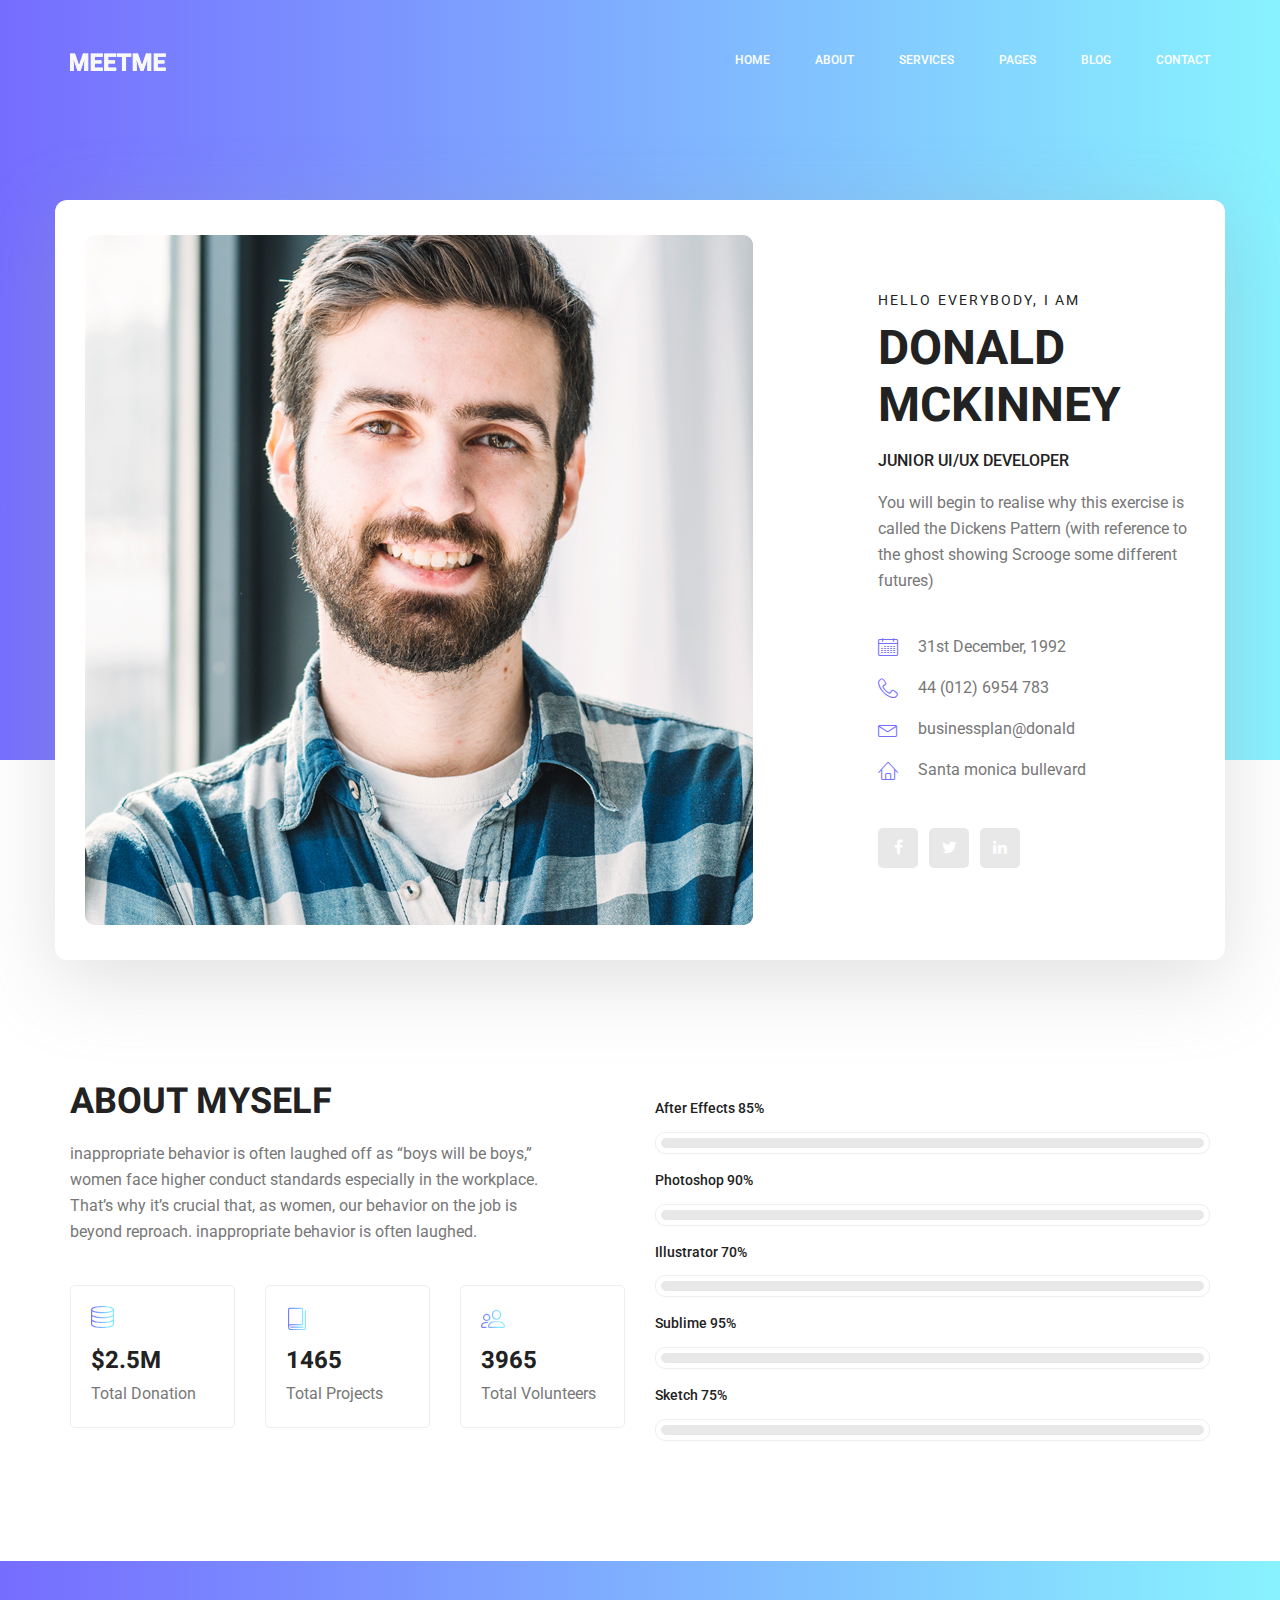
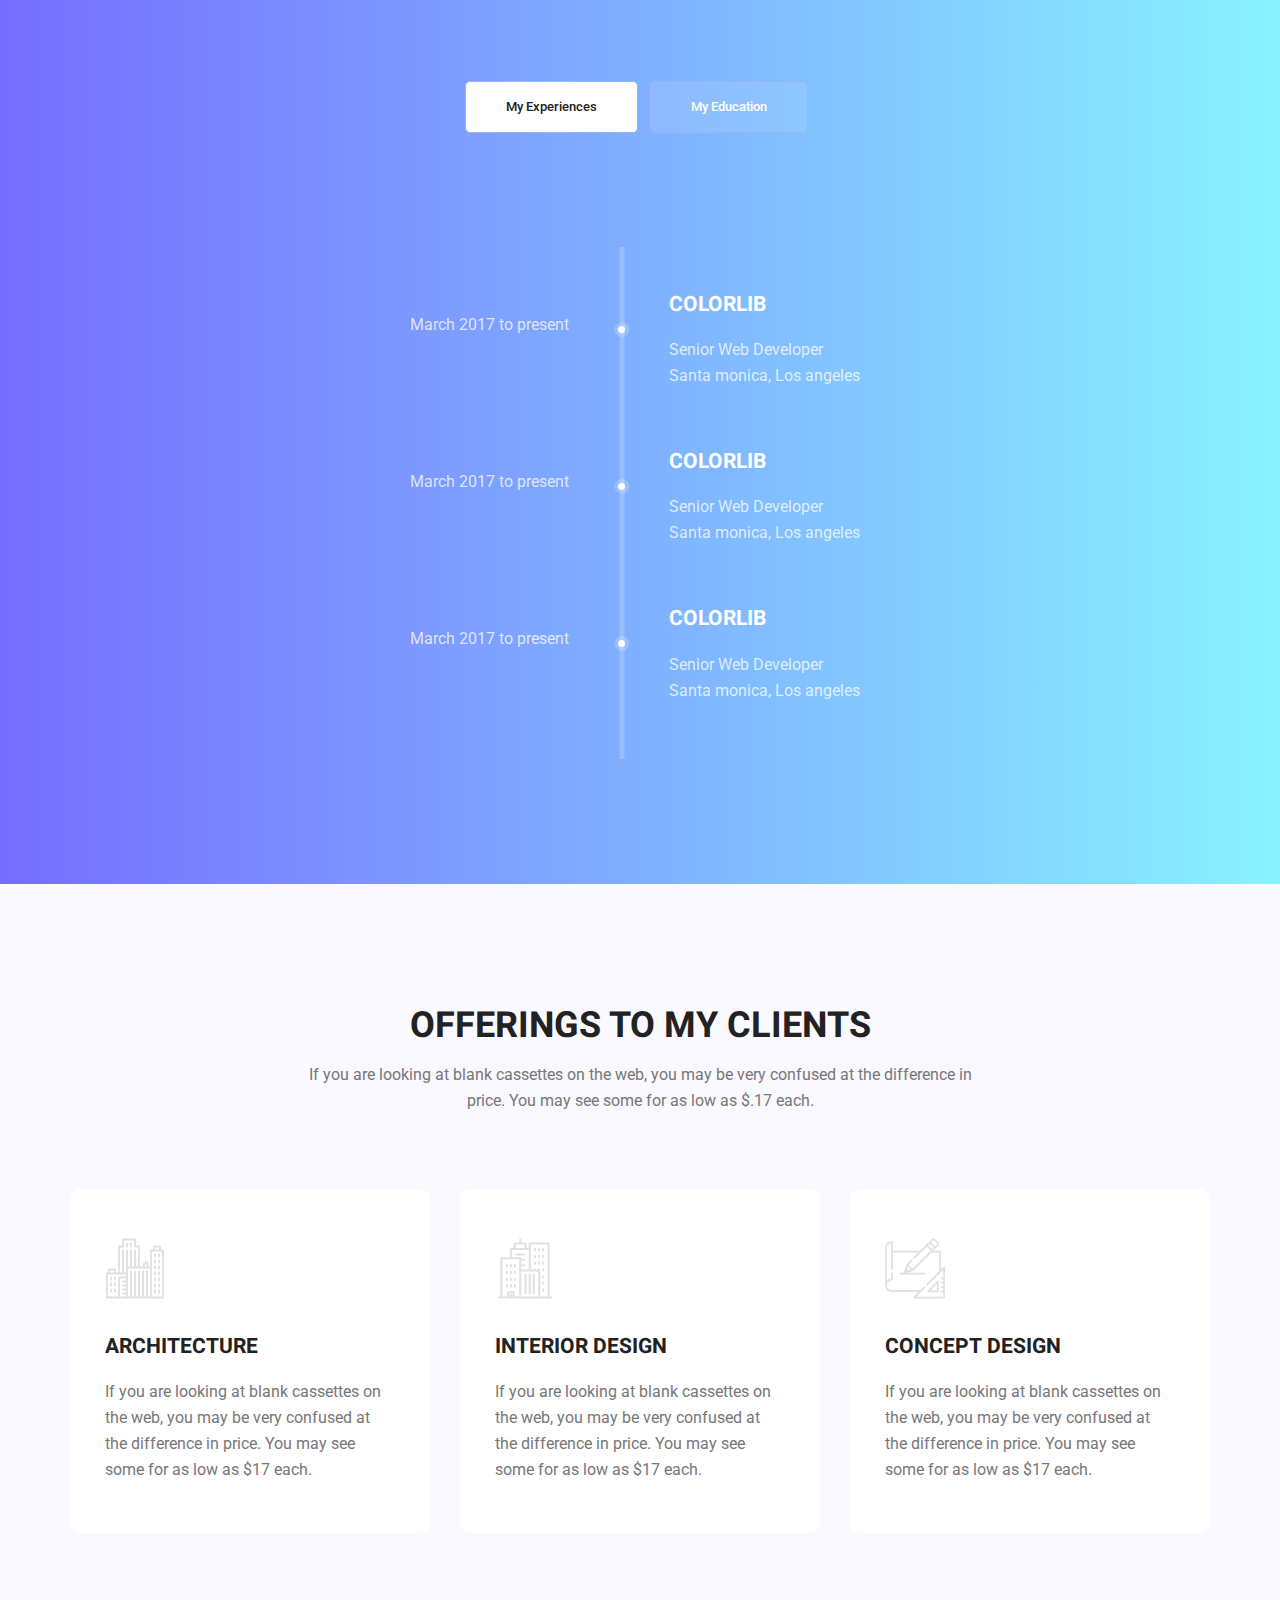
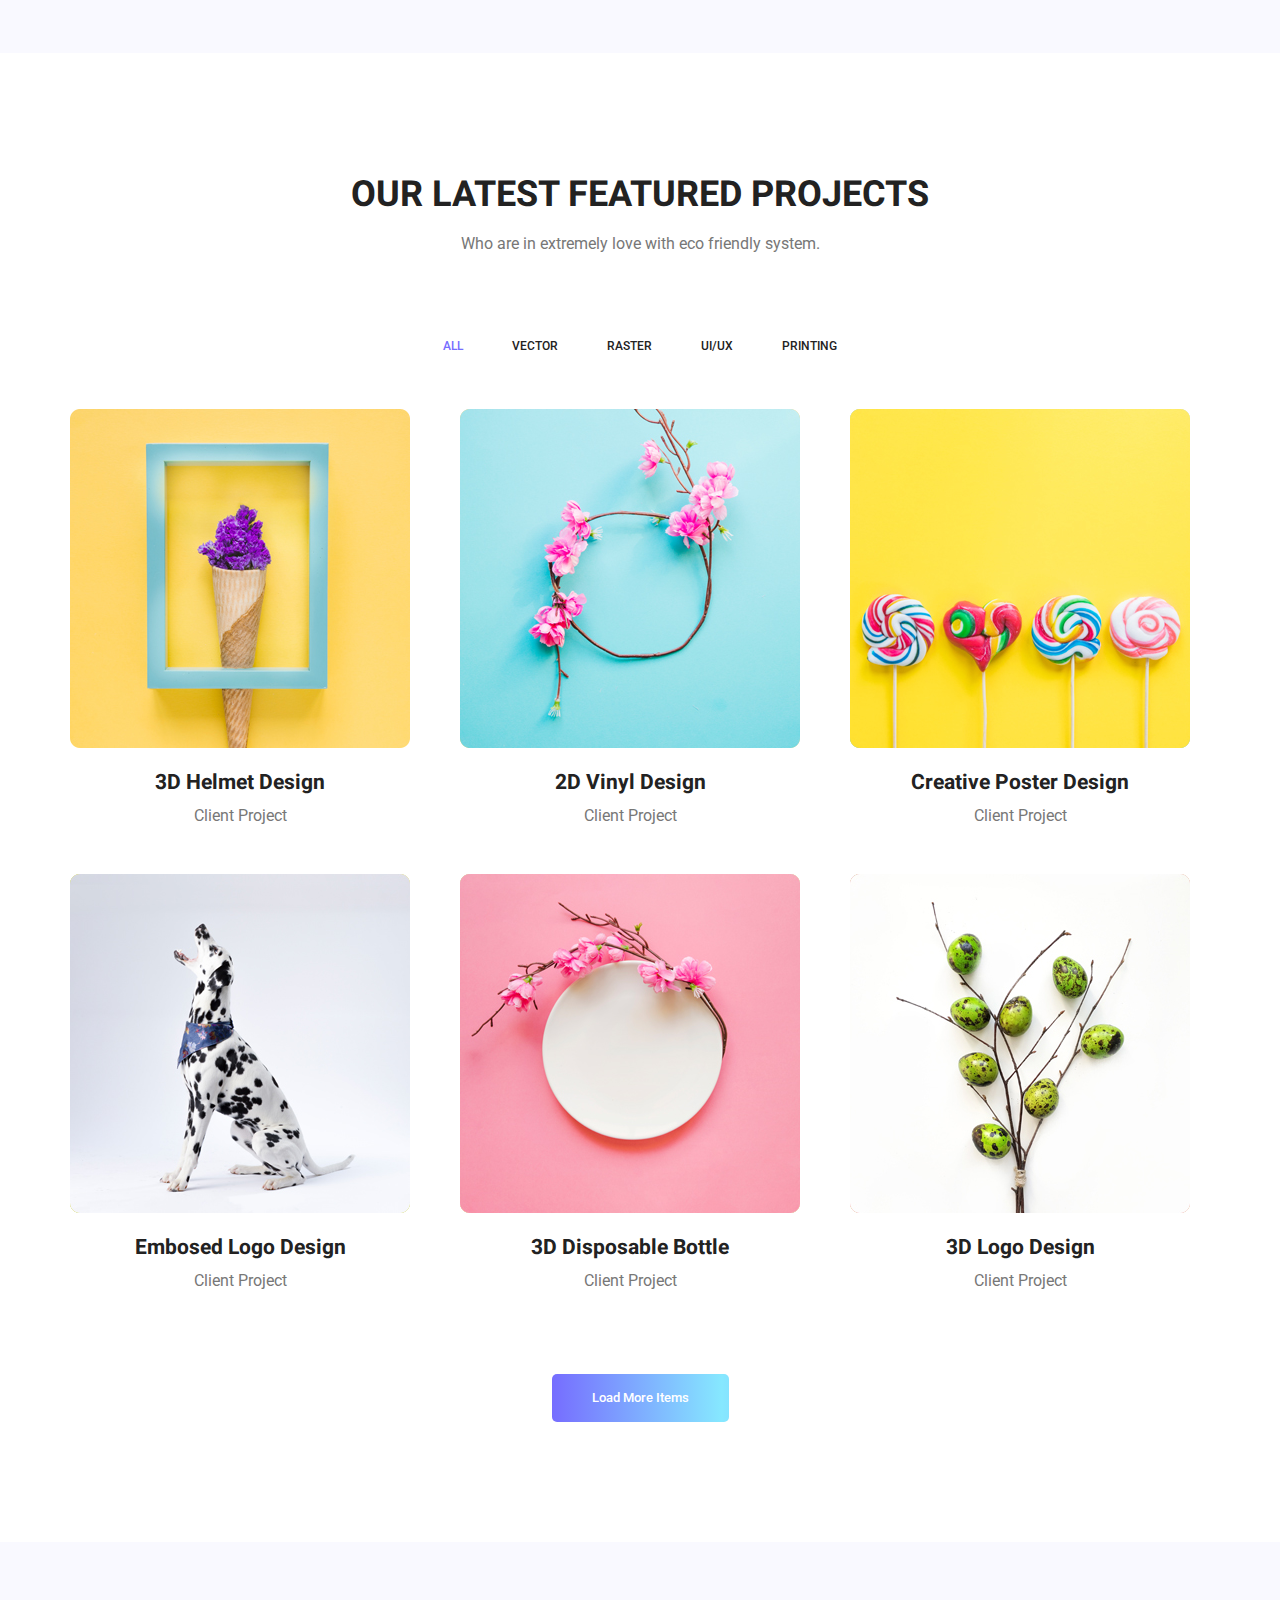
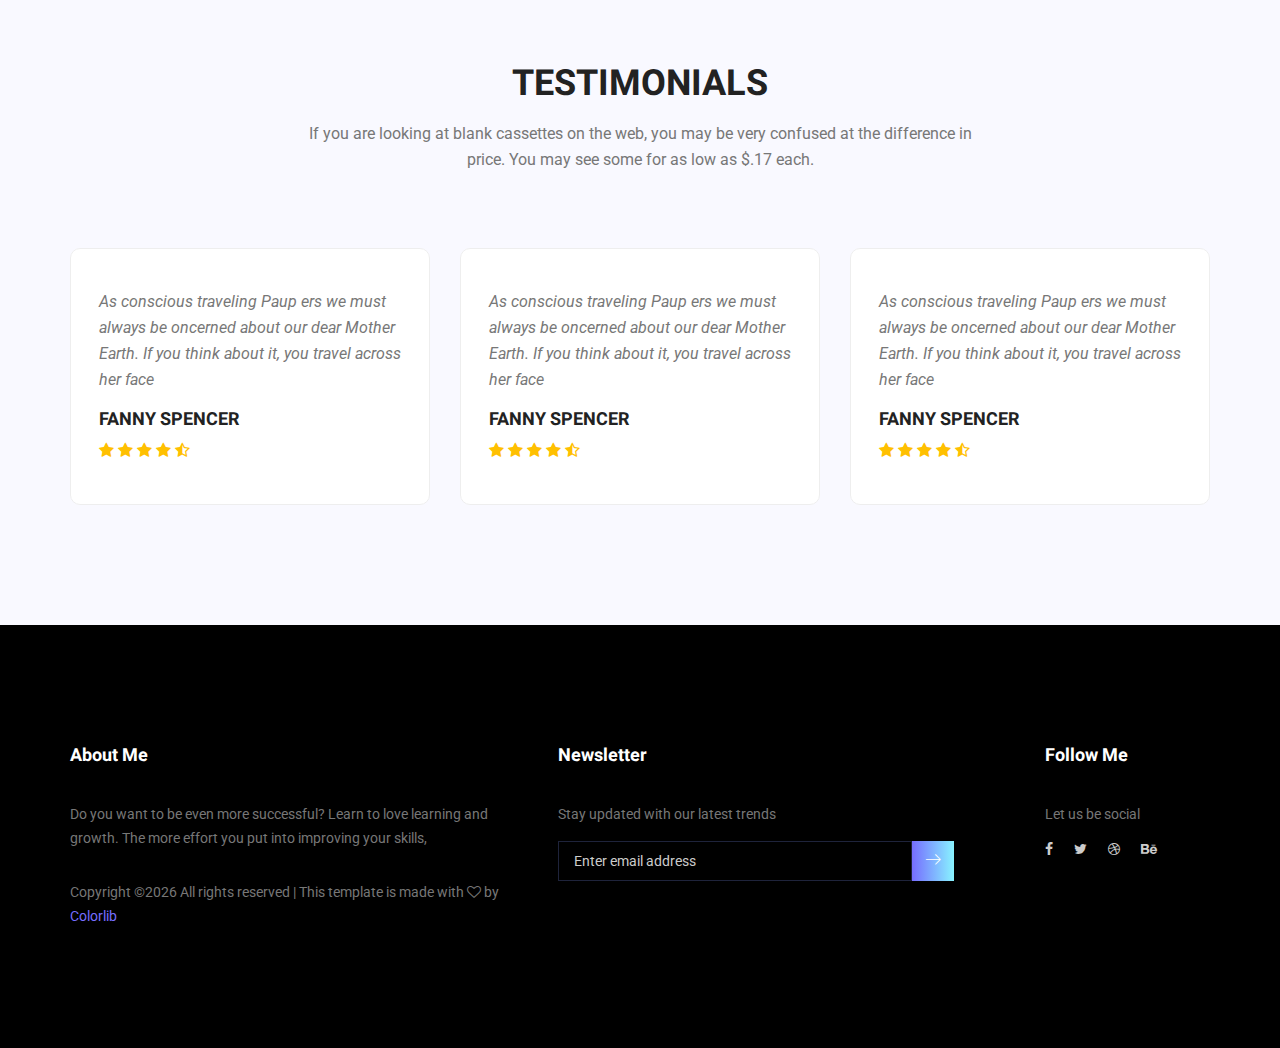
<file: meetme/index.html>
<!doctype html>
<html lang="en">
    <head>
        <!-- Required meta tags -->
        <meta charset="utf-8">
        <meta name="viewport" content="width=device-width, initial-scale=1, shrink-to-fit=no">
        <link rel="icon" href="img/favicon.png" type="image/png">
        <title>MeetMe Personal</title>
        <!-- Bootstrap CSS -->
        <link rel="stylesheet" href="css/bootstrap.css">
        <link rel="stylesheet" href="vendors/linericon/style.css">
        <link rel="stylesheet" href="css/font-awesome.min.css">
        <link rel="stylesheet" href="vendors/owl-carousel/owl.carousel.min.css">
        <link rel="stylesheet" href="vendors/lightbox/simpleLightbox.css">
        <link rel="stylesheet" href="vendors/nice-select/css/nice-select.css">
        <link rel="stylesheet" href="vendors/animate-css/animate.css">
        <link rel="stylesheet" href="vendors/popup/magnific-popup.css">
        <link rel="stylesheet" href="vendors/flaticon/flaticon.css">
        <!-- main css -->
        <link rel="stylesheet" href="css/style.css">
        <link rel="stylesheet" href="css/responsive.css">
    </head>
    <body>
        
        <!--================Header Menu Area =================-->
        <header class="header_area">
            <div class="main_menu">
            	<nav class="navbar navbar-expand-lg navbar-light">
					<div class="container box_1620">
						<!-- Brand and toggle get grouped for better mobile display -->
						<a class="navbar-brand logo_h" href="index.html"><img src="img/logo.png" alt=""></a>
						<button class="navbar-toggler" type="button" data-toggle="collapse" data-target="#navbarSupportedContent" aria-controls="navbarSupportedContent" aria-expanded="false" aria-label="Toggle navigation">
							<span class="icon-bar"></span>
							<span class="icon-bar"></span>
							<span class="icon-bar"></span>
						</button>
						<!-- Collect the nav links, forms, and other content for toggling -->
						<div class="collapse navbar-collapse offset" id="navbarSupportedContent">
							<ul class="nav navbar-nav menu_nav ml-auto">
								<li class="nav-item active"><a class="nav-link" href="index.html">Home</a></li> 
								<li class="nav-item"><a class="nav-link" href="about-us.html">About</a></li> 
								<li class="nav-item"><a class="nav-link" href="services.html">Services</a></li> 
								<li class="nav-item submenu dropdown">
									<a href="#" class="nav-link dropdown-toggle" data-toggle="dropdown" role="button" aria-haspopup="true" aria-expanded="false">Pages</a>
									<ul class="dropdown-menu">
										<li class="nav-item"><a class="nav-link" href="portfolio.html">Portfolio</a></li>
										<li class="nav-item"><a class="nav-link" href="elements.html">Elements</a></li>
									</ul>
								</li> 
								<li class="nav-item submenu dropdown">
									<a href="#" class="nav-link dropdown-toggle" data-toggle="dropdown" role="button" aria-haspopup="true" aria-expanded="false">Blog</a>
									<ul class="dropdown-menu">
										<li class="nav-item"><a class="nav-link" href="blog.html">Blog</a></li>
										<li class="nav-item"><a class="nav-link" href="single-blog.html">Blog Details</a></li>
									</ul>
								</li> 
								<li class="nav-item"><a class="nav-link" href="contact.html">Contact</a></li>
							</ul>
						</div> 
					</div>
            	</nav>
            </div>
        </header>
        <!--================Header Menu Area =================-->
        
        <!--================Home Banner Area =================-->
        <section class="home_banner_area">
           	<div class="container box_1620">
           		<div class="banner_inner d-flex align-items-center">
					<div class="banner_content">
						<div class="media">
							<div class="d-flex">
								<img src="img/personal.jpg" alt="">
							</div>
							<div class="media-body">
								<div class="personal_text">
									<h6>Hello Everybody, i am</h6>
									<h3>Donald McKinney</h3>
									<h4>Junior UI/UX Developer</h4>
									<p>You will begin to realise why this exercise is called the Dickens Pattern (with reference to the ghost showing Scrooge some different futures)</p>
									<ul class="list basic_info">
										<li><a href="#"><i class="lnr lnr-calendar-full"></i> 31st December, 1992</a></li>
										<li><a href="#"><i class="lnr lnr-phone-handset"></i> 44 (012) 6954 783</a></li>
										<li><a href="#"><i class="lnr lnr-envelope"></i> businessplan@donald</a></li>
										<li><a href="#"><i class="lnr lnr-home"></i> Santa monica bullevard</a></li>
									</ul>
									<ul class="list personal_social">
										<li><a href="#"><i class="fa fa-facebook"></i></a></li>
										<li><a href="#"><i class="fa fa-twitter"></i></a></li>
										<li><a href="#"><i class="fa fa-linkedin"></i></a></li>
									</ul>
								</div>
							</div>
						</div>
					</div>
				</div>
            </div>
        </section>
        <!--================End Home Banner Area =================-->
        
        <!--================Welcome Area =================-->
        <section class="welcome_area p_120">
        	<div class="container">
        		<div class="row welcome_inner">
        			<div class="col-lg-6">
        				<div class="welcome_text">
        					<h4>About Myself</h4>
        					<p>inappropriate behavior is often laughed off as “boys will be boys,” women face higher conduct standards especially in the workplace. That’s why it’s crucial that, as women, our behavior on the job is beyond reproach. inappropriate behavior is often laughed.</p>
        					<div class="row">
        						<div class="col-md-4">
        							<div class="wel_item">
        								<i class="lnr lnr-database"></i>
        								<h4>$2.5M</h4>
        								<p>Total Donation</p>
        							</div>
        						</div>
        						<div class="col-md-4">
        							<div class="wel_item">
        								<i class="lnr lnr-book"></i>
        								<h4>1465</h4>
        								<p>Total Projects</p>
        							</div>
        						</div>
        						<div class="col-md-4">
        							<div class="wel_item">
        								<i class="lnr lnr-users"></i>
        								<h4>3965</h4>
        								<p>Total Volunteers</p>
        							</div>
        						</div>
        					</div>
        				</div>
        			</div>
        			<div class="col-lg-6">
        				<div class="tools_expert">
        					<div class="skill_main">
								<div class="skill_item">
									<h4>After Effects <span class="counter">85</span>%</h4>
									<div class="progress_br">
										<div class="progress">
											<div class="progress-bar" role="progressbar" aria-valuenow="85" aria-valuemin="0" aria-valuemax="100"></div>
										</div>
									</div>
								</div>
								<div class="skill_item">
									<h4>Photoshop <span class="counter">90</span>%</h4>
									<div class="progress_br">
										<div class="progress">
											<div class="progress-bar" role="progressbar" aria-valuenow="90" aria-valuemin="0" aria-valuemax="100"></div>
										</div>
									</div>
								</div>
								<div class="skill_item">
									<h4>Illustrator <span class="counter">70</span>%</h4>
									<div class="progress_br">
										<div class="progress">
											<div class="progress-bar" role="progressbar" aria-valuenow="70" aria-valuemin="0" aria-valuemax="100"></div>
										</div>
									</div>
								</div>
								<div class="skill_item">
									<h4>Sublime <span class="counter">95</span>%</h4>
									<div class="progress_br">
										<div class="progress">
											<div class="progress-bar" role="progressbar" aria-valuenow="95" aria-valuemin="0" aria-valuemax="100"></div>
										</div>
									</div>
								</div>
								<div class="skill_item">
									<h4>Sketch <span class="counter">75</span>%</h4>
									<div class="progress_br">
										<div class="progress">
											<div class="progress-bar" role="progressbar" aria-valuenow="75" aria-valuemin="0" aria-valuemax="100"></div>
										</div>
									</div>
								</div>
							</div>
        				</div>
        			</div>
        		</div>
        	</div>
        </section>
        <!--================End Welcome Area =================-->
        
        <!--================My Tabs Area =================-->
        <section class="mytabs_area p_120">
        	<div class="container">
        		<div class="tabs_inner">
					<ul class="nav nav-tabs" id="myTab" role="tablist">
						<li class="nav-item">
							<a class="nav-link active" id="home-tab" data-toggle="tab" href="#home" role="tab" aria-controls="home" aria-selected="true">My Experiences</a>
						</li>
						<li class="nav-item">
							<a class="nav-link" id="profile-tab" data-toggle="tab" href="#profile" role="tab" aria-controls="profile" aria-selected="false">My Education</a>
						</li>
					</ul>
					<div class="tab-content" id="myTabContent">
						<div class="tab-pane fade show active" id="home" role="tabpanel" aria-labelledby="home-tab">
							<ul class="list">
								<li>
									<span></span>
									<div class="media">
										<div class="d-flex">
											<p>March 2017 to present</p>
										</div>
										<div class="media-body">
											<h4>Colorlib</h4>
											<p>Senior Web Developer <br />Santa monica, Los angeles</p>
										</div>
									</div>
								</li>
								<li>
									<span></span>
									<div class="media">
										<div class="d-flex">
											<p>March 2017 to present</p>
										</div>
										<div class="media-body">
											<h4>Colorlib</h4>
											<p>Senior Web Developer <br />Santa monica, Los angeles</p>
										</div>
									</div>
								</li>
								<li>
								<span></span>
									<div class="media">
										<div class="d-flex">
											<p>March 2017 to present</p>
										</div>
										<div class="media-body">
											<h4>Colorlib</h4>
											<p>Senior Web Developer <br />Santa monica, Los angeles</p>
										</div>
									</div>
								</li>
							</ul>
						</div>
						<div class="tab-pane fade" id="profile" role="tabpanel" aria-labelledby="profile-tab">
							<ul class="list">
								<li>
									<span></span>
									<div class="media">
										<div class="d-flex">
											<p>March 2017 to present</p>
										</div>
										<div class="media-body">
											<h4>Colorlib</h4>
											<p>Senior Web Developer <br />Santa monica, Los angeles</p>
										</div>
									</div>
								</li>
								<li>
									<span></span>
									<div class="media">
										<div class="d-flex">
											<p>March 2017 to present</p>
										</div>
										<div class="media-body">
											<h4>Colorlib</h4>
											<p>Senior Web Developer <br />Santa monica, Los angeles</p>
										</div>
									</div>
								</li>
								<li>
								<span></span>
									<div class="media">
										<div class="d-flex">
											<p>March 2017 to present</p>
										</div>
										<div class="media-body">
											<h4>Colorlib</h4>
											<p>Senior Web Developer <br />Santa monica, Los angeles</p>
										</div>
									</div>
								</li>
							</ul>
						</div>
					</div>
        		</div>
        	</div>
        </section>
        <!--================End My Tabs Area =================-->
        
        <!--================Feature Area =================-->
        <section class="feature_area p_120">
        	<div class="container">
        		<div class="main_title">
        			<h2>offerings to my clients</h2>
        			<p>If you are looking at blank cassettes on the web, you may be very confused at the difference in price. You may see some for as low as $.17 each.</p>
        		</div>
        		<div class="feature_inner row">
        			<div class="col-lg-4 col-md-6">
        				<div class="feature_item">
        					<i class="flaticon-city"></i>
        					<h4>Architecture</h4>
        					<p>If you are looking at blank cassettes on the web, you may be very confused at the difference in price. You may see some for as low as $17 each.</p>
        				</div>
        			</div>
        			<div class="col-lg-4 col-md-6">
        				<div class="feature_item">
        					<i class="flaticon-skyline"></i>
        					<h4>Interior Design</h4>
        					<p>If you are looking at blank cassettes on the web, you may be very confused at the difference in price. You may see some for as low as $17 each.</p>
        				</div>
        			</div>
        			<div class="col-lg-4 col-md-6">
        				<div class="feature_item">
        					<i class="flaticon-sketch"></i>
        					<h4>Concept Design</h4>
        					<p>If you are looking at blank cassettes on the web, you may be very confused at the difference in price. You may see some for as low as $17 each.</p>
        				</div>
        			</div>
        		</div>
        	</div>
        </section>
        <!--================End Feature Area =================-->
        
        <!--================Home Gallery Area =================-->
        <section class="home_gallery_area p_120">
        	<div class="container">
        		<div class="main_title">
        			<h2>Our Latest Featured Projects</h2>
        			<p>Who are in extremely love with eco friendly system.</p>
        		</div>
        		<div class="isotope_fillter">
        			<ul class="gallery_filter list">
						<li class="active" data-filter="*"><a href="#">All</a></li>
						<li data-filter=".brand"><a href="#">Vector</a></li>
						<li data-filter=".manipul"><a href="#">Raster</a></li>
						<li data-filter=".creative"><a href="#">UI/UX</a></li>
						<li data-filter=".design"><a href="#">Printing</a></li>
					</ul>
        		</div>
        	</div>
        	<div class="container">
        		<div class="gallery_f_inner row imageGallery1">
        			<div class="col-lg-4 col-md-4 col-sm-6 brand manipul design print">
        				<div class="h_gallery_item">
        					<div class="g_img_item">
        						<img class="img-fluid" src="img/gallery/project-1.jpg" alt="">
        						<a class="light" href="img/gallery/project-1.jpg"><img src="img/gallery/icon.png" alt=""></a>
        					</div>
        					<div class="g_item_text">
        						<h4>3D Helmet Design</h4>
        						<p>Client Project</p>
        					</div>
        				</div>
        			</div>
        			<div class="col-lg-4 col-md-4 col-sm-6 brand manipul creative">
        				<div class="h_gallery_item">
        					<div class="g_img_item">
        						<img class="img-fluid" src="img/gallery/project-2.jpg" alt="">
        						<a class="light" href="img/gallery/project-2.jpg"><img src="img/gallery/icon.png" alt=""></a>
        					</div>
        					<div class="g_item_text">
        						<h4>2D Vinyl Design</h4>
        						<p>Client Project</p>
        					</div>
        				</div>
        			</div>
        			<div class="col-lg-4 col-md-4 col-sm-6 manipul creative design print">
        				<div class="h_gallery_item">
        					<div class="g_img_item">
        						<img class="img-fluid" src="img/gallery/project-3.jpg" alt="">
        						<a class="light" href="img/gallery/project-3.jpg"><img src="img/gallery/icon.png" alt=""></a>
        					</div>
        					<div class="g_item_text">
        						<h4>Creative Poster Design</h4>
        						<p>Client Project</p>
        					</div>
        				</div>
        			</div>
        			<div class="col-lg-4 col-md-4 col-sm-6 brand creative print">
        				<div class="h_gallery_item">
        					<div class="g_img_item">
        						<img class="img-fluid" src="img/gallery/project-4.jpg" alt="">
        						<a class="light" href="img/gallery/project-4.jpg"><img src="img/gallery/icon.png" alt=""></a>
        					</div>
        					<div class="g_item_text">
        						<h4>Embosed Logo Design</h4>
        						<p>Client Project</p>
        					</div>
        				</div>
        			</div>
        			<div class="col-lg-4 col-md-4 col-sm-6 brand manipul design">
        				<div class="h_gallery_item">
        					<div class="g_img_item">
        						<img class="img-fluid" src="img/gallery/project-5.jpg" alt="">
        						<a class="light" href="img/gallery/project-5.jpg"><img src="img/gallery/icon.png" alt=""></a>
        					</div>
        					<div class="g_item_text">
        						<h4>3D Disposable Bottle</h4>
        						<p>Client Project</p>
        					</div>
        				</div>
        			</div>
        			<div class="col-lg-4 col-md-4 col-sm-6 brand creative">
        				<div class="h_gallery_item">
        					<div class="g_img_item">
        						<img class="img-fluid" src="img/gallery/project-6.jpg" alt="">
        						<a class="light" href="img/gallery/project-6.jpg"><img src="img/gallery/icon.png" alt=""></a>
        					</div>
        					<div class="g_item_text">
        						<h4>3D Logo Design</h4>
        						<p>Client Project</p>
        					</div>
        				</div>
        			</div>
        		</div>
        		<div class="more_btn">
        			<a class="main_btn" href="#">Load More Items</a>
        		</div>
        	</div>
        </section>
        <!--================End Home Gallery Area =================-->
        
        <!--================Testimonials Area =================-->
        <section class="testimonials_area p_120">
        	<div class="container">
        		<div class="main_title">
        			<h2>Testimonials</h2>
        			<p>If you are looking at blank cassettes on the web, you may be very confused at the difference in price. You may see some for as low as $.17 each.</p>
        		</div>
        		<div class="testi_inner">
					<div class="testi_slider owl-carousel">
						<div class="item">
							<div class="testi_item">
								<p>As conscious traveling Paup ers we must always be oncerned about our dear Mother Earth. If you think about it, you travel across her face</p>
								<h4>Fanny Spencer</h4>
								<a href="#"><i class="fa fa-star"></i></a>
								<a href="#"><i class="fa fa-star"></i></a>
								<a href="#"><i class="fa fa-star"></i></a>
								<a href="#"><i class="fa fa-star"></i></a>
								<a href="#"><i class="fa fa-star-half-o"></i></a>
							</div>
						</div>
						<div class="item">
							<div class="testi_item">
								<p>As conscious traveling Paup ers we must always be oncerned about our dear Mother Earth. If you think about it, you travel across her face</p>
								<h4>Fanny Spencer</h4>
								<a href="#"><i class="fa fa-star"></i></a>
								<a href="#"><i class="fa fa-star"></i></a>
								<a href="#"><i class="fa fa-star"></i></a>
								<a href="#"><i class="fa fa-star"></i></a>
								<a href="#"><i class="fa fa-star-half-o"></i></a>
							</div>
						</div>
						<div class="item">
							<div class="testi_item">
								<p>As conscious traveling Paup ers we must always be oncerned about our dear Mother Earth. If you think about it, you travel across her face</p>
								<h4>Fanny Spencer</h4>
								<a href="#"><i class="fa fa-star"></i></a>
								<a href="#"><i class="fa fa-star"></i></a>
								<a href="#"><i class="fa fa-star"></i></a>
								<a href="#"><i class="fa fa-star"></i></a>
								<a href="#"><i class="fa fa-star-half-o"></i></a>
							</div>
						</div>
					</div>
        		</div>
        	</div>
        </section>
        <!--================End Testimonials Area =================-->
        
        <!--================Footer Area =================-->
        <footer class="footer_area p_120">
        	<div class="container">
        		<div class="row footer_inner">
        			<div class="col-lg-5 col-sm-6">
        				<aside class="f_widget ab_widget">
        					<div class="f_title">
        						<h3>About Me</h3>
        					</div>
        					<p>Do you want to be even more successful? Learn to love learning and growth. The more effort you put into improving your skills,</p>
        					<p><!-- Link back to Colorlib can't be removed. Template is licensed under CC BY 3.0. -->
Copyright &copy;<script>document.write(new Date().getFullYear());</script> All rights reserved | This template is made with <i class="fa fa-heart-o" aria-hidden="true"></i> by <a href="https://colorlib.com" target="_blank">Colorlib</a>
<!-- Link back to Colorlib can't be removed. Template is licensed under CC BY 3.0. --></p>
        				</aside>
        			</div>
        			<div class="col-lg-5 col-sm-6">
        				<aside class="f_widget news_widget">
        					<div class="f_title">
        						<h3>Newsletter</h3>
        					</div>
        					<p>Stay updated with our latest trends</p>
        					<div id="mc_embed_signup">
                                <form target="_blank" action="https://spondonit.us12.list-manage.com/subscribe/post?u=1462626880ade1ac87bd9c93a&amp;id=92a4423d01" method="get" class="subscribe_form relative">
                                	<div class="input-group d-flex flex-row">
                                        <input name="EMAIL" placeholder="Enter email address" onfocus="this.placeholder = ''" onblur="this.placeholder = 'Email Address '" required="" type="email">
                                        <button class="btn sub-btn"><span class="lnr lnr-arrow-right"></span></button>		
                                    </div>				
                                    <div class="mt-10 info"></div>
                                </form>
                            </div>
        				</aside>
        			</div>
        			<div class="col-lg-2">
        				<aside class="f_widget social_widget">
        					<div class="f_title">
        						<h3>Follow Me</h3>
        					</div>
        					<p>Let us be social</p>
        					<ul class="list">
        						<li><a href="#"><i class="fa fa-facebook"></i></a></li>
        						<li><a href="#"><i class="fa fa-twitter"></i></a></li>
        						<li><a href="#"><i class="fa fa-dribbble"></i></a></li>
        						<li><a href="#"><i class="fa fa-behance"></i></a></li>
        					</ul>
        				</aside>
        			</div>
        		</div>
        	</div>
        </footer>
        <!--================End Footer Area =================-->
        
        
        
        
        
        
        <!-- Optional JavaScript -->
        <!-- jQuery first, then Popper.js, then Bootstrap JS -->
        <script src="js/jquery-3.3.1.min.js"></script>
        <script src="js/popper.js"></script>
        <script src="js/bootstrap.min.js"></script>
        <script src="js/stellar.js"></script>
        <script src="vendors/lightbox/simpleLightbox.min.js"></script>
        <script src="vendors/nice-select/js/jquery.nice-select.min.js"></script>
        <script src="vendors/isotope/imagesloaded.pkgd.min.js"></script>
        <script src="vendors/isotope/isotope.pkgd.min.js"></script>
        <script src="vendors/owl-carousel/owl.carousel.min.js"></script>
        <script src="vendors/popup/jquery.magnific-popup.min.js"></script>
        <script src="js/jquery.ajaxchimp.min.js"></script>
        <script src="vendors/counter-up/jquery.waypoints.min.js"></script>
        <script src="vendors/counter-up/jquery.counterup.min.js"></script>
        <script src="js/mail-script.js"></script>
        <script src="js/theme.js"></script>
    </body>
</html>
</file>
<file: meetme/vendors/linericon/style.css>
@font-face {
	font-family: 'Linearicons-Free';
	src:url('fonts/Linearicons-Free.eot?w118d');
	src:url('fonts/Linearicons-Free.eot?#iefixw118d') format('embedded-opentype'),
		url('fonts/Linearicons-Free.woff2?w118d') format('woff2'),
		url('fonts/Linearicons-Free.woff?w118d') format('woff'),
		url('fonts/Linearicons-Free.ttf?w118d') format('truetype'),
		url('fonts/Linearicons-Free.svg?w118d#Linearicons-Free') format('svg');
	font-weight: normal;
	font-style: normal;
}

.lnr {
	font-family: 'Linearicons-Free';
	speak: none;
	font-style: normal;
	font-weight: normal;
	font-variant: normal;
	text-transform: none;
	line-height: 1;

	/* Better Font Rendering =========== */
	-webkit-font-smoothing: antialiased;
	-moz-osx-font-smoothing: grayscale;
}

.lnr-home:before {
	content: "\e800";
}
.lnr-apartment:before {
	content: "\e801";
}
.lnr-pencil:before {
	content: "\e802";
}
.lnr-magic-wand:before {
	content: "\e803";
}
.lnr-drop:before {
	content: "\e804";
}
.lnr-lighter:before {
	content: "\e805";
}
.lnr-poop:before {
	content: "\e806";
}
.lnr-sun:before {
	content: "\e807";
}
.lnr-moon:before {
	content: "\e808";
}
.lnr-cloud:before {
	content: "\e809";
}
.lnr-cloud-upload:before {
	content: "\e80a";
}
.lnr-cloud-download:before {
	content: "\e80b";
}
.lnr-cloud-sync:before {
	content: "\e80c";
}
.lnr-cloud-check:before {
	content: "\e80d";
}
.lnr-database:before {
	content: "\e80e";
}
.lnr-lock:before {
	content: "\e80f";
}
.lnr-cog:before {
	content: "\e810";
}
.lnr-trash:before {
	content: "\e811";
}
.lnr-dice:before {
	content: "\e812";
}
.lnr-heart:before {
	content: "\e813";
}
.lnr-star:before {
	content: "\e814";
}
.lnr-star-half:before {
	content: "\e815";
}
.lnr-star-empty:before {
	content: "\e816";
}
.lnr-flag:before {
	content: "\e817";
}
.lnr-envelope:before {
	content: "\e818";
}
.lnr-paperclip:before {
	content: "\e819";
}
.lnr-inbox:before {
	content: "\e81a";
}
.lnr-eye:before {
	content: "\e81b";
}
.lnr-printer:before {
	content: "\e81c";
}
.lnr-file-empty:before {
	content: "\e81d";
}
.lnr-file-add:before {
	content: "\e81e";
}
.lnr-enter:before {
	content: "\e81f";
}
.lnr-exit:before {
	content: "\e820";
}
.lnr-graduation-hat:before {
	content: "\e821";
}
.lnr-license:before {
	content: "\e822";
}
.lnr-music-note:before {
	content: "\e823";
}
.lnr-film-play:before {
	content: "\e824";
}
.lnr-camera-video:before {
	content: "\e825";
}
.lnr-camera:before {
	content: "\e826";
}
.lnr-picture:before {
	content: "\e827";
}
.lnr-book:before {
	content: "\e828";
}
.lnr-bookmark:before {
	content: "\e829";
}
.lnr-user:before {
	content: "\e82a";
}
.lnr-users:before {
	content: "\e82b";
}
.lnr-shirt:before {
	content: "\e82c";
}
.lnr-store:before {
	content: "\e82d";
}
.lnr-cart:before {
	content: "\e82e";
}
.lnr-tag:before {
	content: "\e82f";
}
.lnr-phone-handset:before {
	content: "\e830";
}
.lnr-phone:before {
	content: "\e831";
}
.lnr-pushpin:before {
	content: "\e832";
}
.lnr-map-marker:before {
	content: "\e833";
}
.lnr-map:before {
	content: "\e834";
}
.lnr-location:before {
	content: "\e835";
}
.lnr-calendar-full:before {
	content: "\e836";
}
.lnr-keyboard:before {
	content: "\e837";
}
.lnr-spell-check:before {
	content: "\e838";
}
.lnr-screen:before {
	content: "\e839";
}
.lnr-smartphone:before {
	content: "\e83a";
}
.lnr-tablet:before {
	content: "\e83b";
}
.lnr-laptop:before {
	content: "\e83c";
}
.lnr-laptop-phone:before {
	content: "\e83d";
}
.lnr-power-switch:before {
	content: "\e83e";
}
.lnr-bubble:before {
	content: "\e83f";
}
.lnr-heart-pulse:before {
	content: "\e840";
}
.lnr-construction:before {
	content: "\e841";
}
.lnr-pie-chart:before {
	content: "\e842";
}
.lnr-chart-bars:before {
	content: "\e843";
}
.lnr-gift:before {
	content: "\e844";
}
.lnr-diamond:before {
	content: "\e845";
}
.lnr-linearicons:before {
	content: "\e846";
}
.lnr-dinner:before {
	content: "\e847";
}
.lnr-coffee-cup:before {
	content: "\e848";
}
.lnr-leaf:before {
	content: "\e849";
}
.lnr-paw:before {
	content: "\e84a";
}
.lnr-rocket:before {
	content: "\e84b";
}
.lnr-briefcase:before {
	content: "\e84c";
}
.lnr-bus:before {
	content: "\e84d";
}
.lnr-car:before {
	content: "\e84e";
}
.lnr-train:before {
	content: "\e84f";
}
.lnr-bicycle:before {
	content: "\e850";
}
.lnr-wheelchair:before {
	content: "\e851";
}
.lnr-select:before {
	content: "\e852";
}
.lnr-earth:before {
	content: "\e853";
}
.lnr-smile:before {
	content: "\e854";
}
.lnr-sad:before {
	content: "\e855";
}
.lnr-neutral:before {
	content: "\e856";
}
.lnr-mustache:before {
	content: "\e857";
}
.lnr-alarm:before {
	content: "\e858";
}
.lnr-bullhorn:before {
	content: "\e859";
}
.lnr-volume-high:before {
	content: "\e85a";
}
.lnr-volume-medium:before {
	content: "\e85b";
}
.lnr-volume-low:before {
	content: "\e85c";
}
.lnr-volume:before {
	content: "\e85d";
}
.lnr-mic:before {
	content: "\e85e";
}
.lnr-hourglass:before {
	content: "\e85f";
}
.lnr-undo:before {
	content: "\e860";
}
.lnr-redo:before {
	content: "\e861";
}
.lnr-sync:before {
	content: "\e862";
}
.lnr-history:before {
	content: "\e863";
}
.lnr-clock:before {
	content: "\e864";
}
.lnr-download:before {
	content: "\e865";
}
.lnr-upload:before {
	content: "\e866";
}
.lnr-enter-down:before {
	content: "\e867";
}
.lnr-exit-up:before {
	content: "\e868";
}
.lnr-bug:before {
	content: "\e869";
}
.lnr-code:before {
	content: "\e86a";
}
.lnr-link:before {
	content: "\e86b";
}
.lnr-unlink:before {
	content: "\e86c";
}
.lnr-thumbs-up:before {
	content: "\e86d";
}
.lnr-thumbs-down:before {
	content: "\e86e";
}
.lnr-magnifier:before {
	content: "\e86f";
}
.lnr-cross:before {
	content: "\e870";
}
.lnr-menu:before {
	content: "\e871";
}
.lnr-list:before {
	content: "\e872";
}
.lnr-chevron-up:before {
	content: "\e873";
}
.lnr-chevron-down:before {
	content: "\e874";
}
.lnr-chevron-left:before {
	content: "\e875";
}
.lnr-chevron-right:before {
	content: "\e876";
}
.lnr-arrow-up:before {
	content: "\e877";
}
.lnr-arrow-down:before {
	content: "\e878";
}
.lnr-arrow-left:before {
	content: "\e879";
}
.lnr-arrow-right:before {
	content: "\e87a";
}
.lnr-move:before {
	content: "\e87b";
}
.lnr-warning:before {
	content: "\e87c";
}
.lnr-question-circle:before {
	content: "\e87d";
}
.lnr-menu-circle:before {
	content: "\e87e";
}
.lnr-checkmark-circle:before {
	content: "\e87f";
}
.lnr-cross-circle:before {
	content: "\e880";
}
.lnr-plus-circle:before {
	content: "\e881";
}
.lnr-circle-minus:before {
	content: "\e882";
}
.lnr-arrow-up-circle:before {
	content: "\e883";
}
.lnr-arrow-down-circle:before {
	content: "\e884";
}
.lnr-arrow-left-circle:before {
	content: "\e885";
}
.lnr-arrow-right-circle:before {
	content: "\e886";
}
.lnr-chevron-up-circle:before {
	content: "\e887";
}
.lnr-chevron-down-circle:before {
	content: "\e888";
}
.lnr-chevron-left-circle:before {
	content: "\e889";
}
.lnr-chevron-right-circle:before {
	content: "\e88a";
}
.lnr-crop:before {
	content: "\e88b";
}
.lnr-frame-expand:before {
	content: "\e88c";
}
.lnr-frame-contract:before {
	content: "\e88d";
}
.lnr-layers:before {
	content: "\e88e";
}
.lnr-funnel:before {
	content: "\e88f";
}
.lnr-text-format:before {
	content: "\e890";
}
.lnr-text-format-remove:before {
	content: "\e891";
}
.lnr-text-size:before {
	content: "\e892";
}
.lnr-bold:before {
	content: "\e893";
}
.lnr-italic:before {
	content: "\e894";
}
.lnr-underline:before {
	content: "\e895";
}
.lnr-strikethrough:before {
	content: "\e896";
}
.lnr-highlight:before {
	content: "\e897";
}
.lnr-text-align-left:before {
	content: "\e898";
}
.lnr-text-align-center:before {
	content: "\e899";
}
.lnr-text-align-right:before {
	content: "\e89a";
}
.lnr-text-align-justify:before {
	content: "\e89b";
}
.lnr-line-spacing:before {
	content: "\e89c";
}
.lnr-indent-increase:before {
	content: "\e89d";
}
.lnr-indent-decrease:before {
	content: "\e89e";
}
.lnr-pilcrow:before {
	content: "\e89f";
}
.lnr-direction-ltr:before {
	content: "\e8a0";
}
.lnr-direction-rtl:before {
	content: "\e8a1";
}
.lnr-page-break:before {
	content: "\e8a2";
}
.lnr-sort-alpha-asc:before {
	content: "\e8a3";
}
.lnr-sort-amount-asc:before {
	content: "\e8a4";
}
.lnr-hand:before {
	content: "\e8a5";
}
.lnr-pointer-up:before {
	content: "\e8a6";
}
.lnr-pointer-right:before {
	content: "\e8a7";
}
.lnr-pointer-down:before {
	content: "\e8a8";
}
.lnr-pointer-left:before {
	content: "\e8a9";
}
</file>
<file: meetme/vendors/nice-select/css/nice-select.css>
.nice-select {
  -webkit-tap-highlight-color: transparent;
  background-color: #fff;
  border-radius: 5px;
  border: solid 1px #e8e8e8;
  box-sizing: border-box;
  clear: both;
  cursor: pointer;
  display: block;
  float: left;
  font-family: inherit;
  font-size: 14px;
  font-weight: normal;
  height: 42px;
  line-height: 40px;
  outline: none;
  padding-left: 18px;
  padding-right: 30px;
  position: relative;
  text-align: left !important;
  -webkit-transition: all 0.2s ease-in-out;
  transition: all 0.2s ease-in-out;
  -webkit-user-select: none;
     -moz-user-select: none;
      -ms-user-select: none;
          user-select: none;
  white-space: nowrap;
  width: auto; }
  .nice-select:hover {
    border-color: #dbdbdb; }
  .nice-select:active, .nice-select.open, .nice-select:focus {
    border-color: #999; }
  .nice-select:after {
    border-bottom: 2px solid #999;
    border-right: 2px solid #999;
    content: '';
    display: block;
    height: 5px;
    margin-top: -4px;
    pointer-events: none;
    position: absolute;
    right: 12px;
    top: 50%;
    -webkit-transform-origin: 66% 66%;
        -ms-transform-origin: 66% 66%;
            transform-origin: 66% 66%;
    -webkit-transform: rotate(45deg);
        -ms-transform: rotate(45deg);
            transform: rotate(45deg);
    -webkit-transition: all 0.15s ease-in-out;
    transition: all 0.15s ease-in-out;
    width: 5px; }
  .nice-select.open:after {
    -webkit-transform: rotate(-135deg);
        -ms-transform: rotate(-135deg);
            transform: rotate(-135deg); }
  .nice-select.open .list {
    opacity: 1;
    pointer-events: auto;
    -webkit-transform: scale(1) translateY(0);
        -ms-transform: scale(1) translateY(0);
            transform: scale(1) translateY(0); }
  .nice-select.disabled {
    border-color: #ededed;
    color: #999;
    pointer-events: none; }
    .nice-select.disabled:after {
      border-color: #cccccc; }
  .nice-select.wide {
    width: 100%; }
    .nice-select.wide .list {
      left: 0 !important;
      right: 0 !important; }
  .nice-select.right {
    float: right; }
    .nice-select.right .list {
      left: auto;
      right: 0; }
  .nice-select.small {
    font-size: 12px;
    height: 36px;
    line-height: 34px; }
    .nice-select.small:after {
      height: 4px;
      width: 4px; }
    .nice-select.small .option {
      line-height: 34px;
      min-height: 34px; }
  .nice-select .list {
    background-color: #fff;
    border-radius: 5px;
    box-shadow: 0 0 0 1px rgba(68, 68, 68, 0.11);
    box-sizing: border-box;
    margin-top: 4px;
    opacity: 0;
    overflow: hidden;
    padding: 0;
    pointer-events: none;
    position: absolute;
    top: 100%;
    left: 0;
    -webkit-transform-origin: 50% 0;
        -ms-transform-origin: 50% 0;
            transform-origin: 50% 0;
    -webkit-transform: scale(0.75) translateY(-21px);
        -ms-transform: scale(0.75) translateY(-21px);
            transform: scale(0.75) translateY(-21px);
    -webkit-transition: all 0.2s cubic-bezier(0.5, 0, 0, 1.25), opacity 0.15s ease-out;
    transition: all 0.2s cubic-bezier(0.5, 0, 0, 1.25), opacity 0.15s ease-out;
    z-index: 9; }
    .nice-select .list:hover .option:not(:hover) {
      background-color: transparent !important; }
  .nice-select .option {
    cursor: pointer;
    font-weight: 400;
    line-height: 40px;
    list-style: none;
    min-height: 40px;
    outline: none;
    padding-left: 18px;
    padding-right: 29px;
    text-align: left;
    -webkit-transition: all 0.2s;
    transition: all 0.2s; }
    .nice-select .option:hover, .nice-select .option.focus, .nice-select .option.selected.focus {
      background-color: #f6f6f6; }
    .nice-select .option.selected {
      font-weight: bold; }
    .nice-select .option.disabled {
      background-color: transparent;
      color: #999;
      cursor: default; }

.no-csspointerevents .nice-select .list {
  display: none; }

.no-csspointerevents .nice-select.open .list {
  display: block; }
</file>
<file: meetme/vendors/flaticon/flaticon.css>
/*
  	Flaticon icon font: Flaticon
  	Creation date: 26/06/2018 17:19
  	*/

@font-face {
  font-family: "Flaticon";
  src: url("./Flaticon.eot");
  src: url("./Flaticon.eot?#iefix") format("embedded-opentype"),
       url("./Flaticon.woff") format("woff"),
       url("./Flaticon.ttf") format("truetype"),
       url("./Flaticon.svg#Flaticon") format("svg");
  font-weight: normal;
  font-style: normal;
}

@media screen and (-webkit-min-device-pixel-ratio:0) {
  @font-face {
    font-family: "Flaticon";
    src: url("./Flaticon.svg#Flaticon") format("svg");
  }
}

[class^="flaticon-"]:before, [class*=" flaticon-"]:before,
[class^="flaticon-"]:after, [class*=" flaticon-"]:after {   
  font-family: Flaticon;
        font-size: 20px;
font-style: normal;
margin-left: 20px;
}

.flaticon-skyline:before { content: "\f100"; }
.flaticon-sketch:before { content: "\f101"; }
.flaticon-city:before { content: "\f102"; }
</file>
<file: meetme/css/style.css>
/*----------------------------------------------------
@File: Default Styles
@Author: Rocky Ahmed
@URL: http://wethemez.com
Author E-mail: rockybd1995@gmail.com

This file contains the styling for the actual theme, this
is the file you need to edit to change the look of the
theme.
---------------------------------------------------- */
/*=====================================================================
@Template Name: Builder Construction 
@Author: Rocky Ahmed
@Developed By: Rocky Ahmed
@Developer URL: http://rocky.wethemez.com
Author E-mail: rockybd1995@gmail.com

@Default Styles

Table of Content:
01/ Variables
02/ predefin
03/ header
04/ button
05/ banner
06/ breadcrumb
07/ about
08/ team
09/ project 
10/ price 
11/ team 
12/ blog 
13/ video  
14/ features  
15/ career  
16/ contact 
17/ footer

=====================================================================*/
/*----------------------------------------------------*/
/*font Variables*/
/*Color Variables*/
/*=================== fonts ====================*/
@import url("https://fonts.googleapis.com/css?family=Heebo:300,400,700,900|Roboto:300,400,500,700");
/*---------------------------------------------------- */
/*----------------------------------------------------*/
.list {
  list-style: none;
  margin: 0px;
  padding: 0px; }

a {
  text-decoration: none;
  transition: all 0.3s ease-in-out; }
  a:hover, a:focus {
    text-decoration: none;
    outline: none; }

.row.m0 {
  margin: 0px; }

body {
  line-height: 26px;
  font-size: 16px;
  font-family: "Roboto", sans-serif;
  font-weight: normal;
  color: #777777; }

h1, h2, h3, h4, h5, h6 {
  font-family: "Heebo", sans-serif;
  font-weight: bold; }

button:focus {
  outline: none;
  box-shadow: none; }

.p0 {
  padding-left: 0px;
  padding-right: 0px; }

.p_120 {
  padding-top: 120px;
  padding-bottom: 120px; }

.p_100 {
  padding-top: 100px;
  padding-bottom: 100px; }

.pad_top {
  padding-top: 120px; }

.pad_bt {
  padding-bottom: 120px; }

.mt-25 {
  margin-top: 25px; }

@media (min-width: 1200px) {
  .container {
    max-width: 1170px; } }

@media (min-width: 1620px) {
  .box_1620 {
    max-width: 1620px;
    margin: auto;
    width: 100%;
    padding-left: 0px;
    padding-right: 0px; } }
/* Main Title Area css
============================================================================================ */
.main_title {
  text-align: center;
  max-width: 670px;
  margin: 0px auto 75px; }
  .main_title h2 {
    font-family: "Heebo", sans-serif;
    font-size: 36px;
    color: #222222;
    margin-bottom: 15px;
    text-transform: uppercase; }
  .main_title p {
    font-size: 16px;
    font-family: "Roboto", sans-serif;
    font-weight: normal;
    line-height: 26px;
    color: #777777;
    margin-bottom: 0px; }

/* End Main Title Area css
============================================================================================ */
/*---------------------------------------------------- */
/*----------------------------------------------------*/
.header_area {
  position: absolute;
  width: 100%;
  top: 0;
  left: 0;
  z-index: 99;
  transition: background 0.4s, all 0.3s linear; }
  .header_area .navbar {
    background: transparent;
    padding: 0px;
    border: 0px;
    border-radius: 0px; }
    .header_area .navbar .nav .nav-item {
      margin-right: 45px; }
      .header_area .navbar .nav .nav-item .nav-link {
        font: 500 12px/120px "Roboto", sans-serif;
        text-transform: uppercase;
        color: #fff;
        padding: 0px;
        display: inline-block; }
        .header_area .navbar .nav .nav-item .nav-link:after {
          display: none; }
      .header_area .navbar .nav .nav-item:hover .nav-link, .header_area .navbar .nav .nav-item.active .nav-link {
        color: #fff; }
      .header_area .navbar .nav .nav-item.submenu {
        position: relative; }
        .header_area .navbar .nav .nav-item.submenu ul {
          border: none;
          padding: 0px;
          border-radius: 0px;
          box-shadow: none;
          margin: 0px;
          background: #fff;
          box-shadow: 0px 3px 16px 0px rgba(0, 0, 0, 0.1); }
          @media (min-width: 992px) {
            .header_area .navbar .nav .nav-item.submenu ul {
              position: absolute;
              top: 120%;
              left: 0px;
              min-width: 200px;
              text-align: left;
              opacity: 0;
              transition: all 300ms ease-in;
              visibility: hidden;
              display: block;
              border: none;
              padding: 0px;
              border-radius: 0px; } }
          .header_area .navbar .nav .nav-item.submenu ul:before {
            content: "";
            width: 0;
            height: 0;
            border-style: solid;
            border-width: 10px 10px 0 10px;
            border-color: #eeeeee transparent transparent transparent;
            position: absolute;
            right: 24px;
            top: 45px;
            z-index: 3;
            opacity: 0;
            transition: all 400ms linear; }
          .header_area .navbar .nav .nav-item.submenu ul .nav-item {
            display: block;
            float: none;
            margin-right: 0px;
            border-bottom: 1px solid #ededed;
            margin-left: 0px;
            transition: all 0.4s linear; }
            .header_area .navbar .nav .nav-item.submenu ul .nav-item .nav-link {
              line-height: 45px;
              color: #222222;
              padding: 0px 30px;
              transition: all 150ms linear;
              display: block;
              margin-right: 0px; }
            .header_area .navbar .nav .nav-item.submenu ul .nav-item:last-child {
              border-bottom: none; }
            .header_area .navbar .nav .nav-item.submenu ul .nav-item:hover .nav-link {
              background: #766dff;
              color: #fff; }
        @media (min-width: 992px) {
          .header_area .navbar .nav .nav-item.submenu:hover ul {
            visibility: visible;
            opacity: 1;
            top: 100%; } }
        .header_area .navbar .nav .nav-item.submenu:hover ul .nav-item {
          margin-top: 0px; }
      .header_area .navbar .nav .nav-item:last-child {
        margin-right: 0px; }
    .header_area .navbar .search {
      font-size: 12px;
      line-height: 60px;
      display: inline-block;
      color: #222222;
      margin-left: 80px; }
      .header_area .navbar .search i {
        font-weight: 600; }
  .header_area.navbar_fixed .main_menu {
    position: fixed;
    width: 100%;
    top: -70px;
    left: 0;
    right: 0;
    background: #000;
    transform: translateY(70px);
    transition: transform 500ms ease, background 500ms ease;
    -webkit-transition: transform 500ms ease, background 500ms ease;
    box-shadow: 0px 3px 16px 0px rgba(0, 0, 0, 0.1); }
    .header_area.navbar_fixed .main_menu .navbar .nav .nav-item .nav-link {
      line-height: 70px; }

.top_menu {
  background: #f9f9ff; }
  .top_menu .header_social li {
    display: inline-block;
    margin-right: 15px; }
    .top_menu .header_social li a {
      font-size: 14px;
      color: #777777;
      display: inline-block;
      line-height: 42px;
      transition: all 300ms linear 0s; }
    .top_menu .header_social li:last-child {
      margin-right: 0px; }
    .top_menu .header_social li:hover a {
      color: #766dff; }
  .top_menu .dn_btn {
    line-height: 42px;
    display: inline-block;
    font-size: 12px;
    margin-right: 30px;
    font-family: "Roboto", sans-serif;
    font-weight: normal;
    color: #777777;
    transition: all 300ms linear 0s; }
    .top_menu .dn_btn:hover {
      color: #766dff; }
    .top_menu .dn_btn:last-child {
      margin-right: 0px; }
  .top_menu .lan_pack {
    height: 30px;
    border: 1px solid #eeeeee;
    border-radius: 3px;
    line-height: 28px;
    font-size: 12px;
    font-family: "Roboto", sans-serif;
    font-weight: 500;
    padding-left: 19px;
    padding-right: 36px;
    color: #777777;
    background: #f9f9ff;
    margin-right: 5px;
    margin-top: 8px; }
    .top_menu .lan_pack .current {
      color: #777777; }
    .top_menu .lan_pack:after {
      content: "\f0d7";
      border: none !important;
      font: normal normal normal 12px/1 FontAwesome;
      transform: rotate(0deg);
      height: auto;
      margin-top: -6px;
      right: 20px; }

/*---------------------------------------------------- */
/*----------------------------------------------------*/
/* Home Banner Area css
============================================================================================ */
.home_banner_area {
  position: relative;
  z-index: 1;
  background-image: -moz-linear-gradient(0deg, #766dff 0%, #88f3ff 100%);
  background-image: -webkit-linear-gradient(0deg, #766dff 0%, #88f3ff 100%);
  background-image: -ms-linear-gradient(0deg, #766dff 0%, #88f3ff 100%);
  margin-bottom: 200px; }
  .home_banner_area .box_1620 {
    min-height: 700px;
    border-radius: 12px;
    position: relative;
    bottom: -200px;
    background: #fff;
    padding: 30px;
    box-shadow: 0px 20px 80px 0px rgba(153, 153, 153, 0.3); }
  .home_banner_area .banner_inner {
    position: relative;
    width: 100%;
    min-height: 700px;
    display: flex; }
    .home_banner_area .banner_inner .banner_content {
      color: #222222;
      vertical-align: middle;
      align-self: center;
      text-align: left; }
      .home_banner_area .banner_inner .banner_content .media .d-flex {
        padding-right: 125px; }
      .home_banner_area .banner_inner .banner_content .media .media-body {
        vertical-align: middle;
        align-self: center; }

.blog_banner {
  min-height: 780px;
  position: relative;
  z-index: 1;
  overflow: hidden;
  margin-bottom: 0px; }
  .blog_banner .banner_inner {
    background: #04091e;
    position: relative;
    overflow: hidden;
    width: 100%;
    min-height: 780px;
    z-index: 1; }
    .blog_banner .banner_inner .overlay {
      background: url(../img/banner/banner-2.jpg) no-repeat scroll center center;
      opacity: .5;
      height: 125%;
      position: absolute;
      left: 0px;
      top: 0px;
      width: 100%;
      z-index: -1; }
    .blog_banner .banner_inner .blog_b_text {
      max-width: 700px;
      margin: auto;
      color: #fff; }
      .blog_banner .banner_inner .blog_b_text h2 {
        font-size: 60px;
        font-weight: bold;
        font-family: "Heebo", sans-serif;
        line-height: 66px;
        margin-bottom: 15px;
        text-transform: uppercase; }
      .blog_banner .banner_inner .blog_b_text p {
        font-size: 16px;
        margin-bottom: 35px; }
      .blog_banner .banner_inner .blog_b_text .white_bg_btn {
        line-height: 42px;
        padding: 0px 45px;
        border-radius: 5px; }

.banner_box {
  max-width: 1620px;
  margin: auto; }

.banner_area {
  position: relative;
  z-index: 1;
  min-height: 350px;
  background-image: -moz-linear-gradient(0deg, #766dff 0%, #88f3ff 100%);
  background-image: -webkit-linear-gradient(0deg, #766dff 0%, #88f3ff 100%);
  background-image: -ms-linear-gradient(0deg, #766dff 0%, #88f3ff 100%);
  margin-bottom: 120px; }
  .banner_area .box_1620 {
    background: #fff;
    min-height: 360px;
    border-radius: 12px;
    position: relative;
    bottom: -120px;
    box-shadow: 0px 20px 80px 0px rgba(153, 153, 153, 0.3); }
  .banner_area .banner_inner {
    position: relative;
    overflow: hidden;
    width: 100%;
    min-height: 360px;
    z-index: 1; }
    .banner_area .banner_inner .banner_content h2 {
      color: #222222;
      font-size: 48px;
      font-family: "Heebo", sans-serif;
      margin-bottom: 0px;
      font-weight: bold; }
    .banner_area .banner_inner .banner_content .page_link a {
      font-size: 14px;
      color: #222222;
      font-family: "Roboto", sans-serif;
      margin-right: 32px;
      position: relative; }
      .banner_area .banner_inner .banner_content .page_link a:before {
        content: "\e87a";
        font-family: 'Linearicons-Free';
        position: absolute;
        right: -25px;
        top: 50%;
        transform: translateY(-50%); }
      .banner_area .banner_inner .banner_content .page_link a:last-child {
        margin-right: 0px; }
        .banner_area .banner_inner .banner_content .page_link a:last-child:before {
          display: none; }
      .banner_area .banner_inner .banner_content .page_link a:hover {
        color: #766dff; }

/* End Home Banner Area css
============================================================================================ */
/*---------------------------------------------------- */
/*----------------------------------------------------*/
/* Latest Blog Area css
============================================================================================ */
.latest_blog_inner {
  margin-bottom: -30px; }

.l_blog_item {
  margin-bottom: 30px; }
  .l_blog_item .date {
    font-size: 13px;
    font-family: "Roboto", sans-serif;
    font-weight: normal;
    color: #777777;
    margin-top: 20px;
    display: block;
    margin-bottom: 15px; }
  .l_blog_item h4 {
    font-size: 18px;
    line-height: 24px;
    color: #222222;
    border-bottom: 1px solid #eeeeee;
    padding-bottom: 20px;
    margin-bottom: 20px;
    transition: all 300ms linear 0s; }
  .l_blog_item p {
    margin-bottom: 0px; }
  .l_blog_item:hover h4 {
    color: #766dff; }

/* End Latest Blog Area css
============================================================================================ */
/*================= latest_blog_area css =============*/
.single-recent-blog-post {
  margin-bottom: 30px; }
  .single-recent-blog-post .thumb {
    overflow: hidden; }
    .single-recent-blog-post .thumb img {
      transition: all 0.7s linear; }
  .single-recent-blog-post .details {
    padding-top: 30px; }
    .single-recent-blog-post .details .sec_h4 {
      line-height: 24px;
      padding: 10px 0px 13px;
      transition: all 0.3s linear; }
      .single-recent-blog-post .details .sec_h4:hover {
        color: #777777; }
  .single-recent-blog-post .date {
    font-size: 14px;
    line-height: 24px;
    font-weight: 400; }
  .single-recent-blog-post:hover img {
    transform: scale(1.23) rotate(10deg); }

.tags .tag_btn {
  font-size: 12px;
  font-weight: 500;
  line-height: 20px;
  border: 1px solid #eeeeee;
  display: inline-block;
  padding: 1px 18px;
  text-align: center;
  color: #222222; }
  .tags .tag_btn:before {
    background: #766dff; }
  .tags .tag_btn + .tag_btn {
    margin-left: 2px; }

/*========= blog_categorie_area css ===========*/
.blog_categorie_area {
  padding-top: 80px;
  padding-bottom: 80px; }

.categories_post {
  position: relative;
  text-align: center;
  cursor: pointer; }
  .categories_post img {
    max-width: 100%; }
  .categories_post .categories_details {
    position: absolute;
    top: 20px;
    left: 20px;
    right: 20px;
    bottom: 20px;
    background: rgba(34, 34, 34, 0.8);
    color: #fff;
    transition: all 0.3s linear;
    display: flex;
    align-items: center;
    justify-content: center; }
    .categories_post .categories_details h5 {
      margin-bottom: 0px;
      font-size: 18px;
      line-height: 26px;
      text-transform: uppercase;
      color: #fff;
      position: relative; }
    .categories_post .categories_details p {
      font-weight: 300;
      font-size: 14px;
      line-height: 26px;
      margin-bottom: 0px; }
    .categories_post .categories_details .border_line {
      margin: 10px 0px;
      background: #fff;
      width: 100%;
      height: 1px; }
  .categories_post:hover .categories_details {
    background-image: -moz-linear-gradient(0deg, #766dff 0%, #88f3ff 100%);
    background-image: -webkit-linear-gradient(0deg, #766dff 0%, #88f3ff 100%);
    background-image: -ms-linear-gradient(0deg, #766dff 0%, #88f3ff 100%);
    opacity: 0.851; }

/*============ blog_left_sidebar css ==============*/
.blog_item {
  margin-bottom: 40px; }

.blog_info {
  padding-top: 30px; }
  .blog_info .post_tag {
    padding-bottom: 20px; }
    .blog_info .post_tag a {
      font: 300 14px/21px "Roboto", sans-serif;
      color: #222222; }
      .blog_info .post_tag a:hover {
        color: #777777; }
      .blog_info .post_tag a.active {
        color: #766dff; }
  .blog_info .blog_meta li a {
    font: 300 14px/20px "Roboto", sans-serif;
    color: #777777;
    vertical-align: middle;
    padding-bottom: 12px;
    display: inline-block; }
    .blog_info .blog_meta li a i {
      color: #222222;
      font-size: 16px;
      font-weight: 600;
      padding-left: 15px;
      line-height: 20px;
      vertical-align: middle; }
    .blog_info .blog_meta li a:hover {
      color: #766dff; }

.blog_post img {
  max-width: 100%; }

.blog_details {
  padding-top: 20px; }
  .blog_details h2 {
    font-size: 24px;
    line-height: 36px;
    color: #222222;
    font-weight: 600;
    transition: all 0.3s linear; }
    .blog_details h2:hover {
      color: #766dff; }
  .blog_details p {
    margin-bottom: 26px; }

.view_btn {
  font-size: 14px;
  line-height: 36px;
  display: inline-block;
  color: #222222;
  font-weight: 500;
  padding: 0px 30px;
  background: #fff; }

.blog_right_sidebar {
  border: 1px solid #eeeeee;
  background: #fafaff;
  padding: 30px; }
  .blog_right_sidebar .widget_title {
    font-size: 18px;
    line-height: 25px;
    background: #766dff;
    text-align: center;
    color: #fff;
    padding: 8px 0px;
    margin-bottom: 30px; }
  .blog_right_sidebar .search_widget .input-group .form-control {
    font-size: 14px;
    line-height: 29px;
    border: 0px;
    width: 100%;
    font-weight: 300;
    color: #fff;
    padding-left: 20px;
    border-radius: 45px;
    z-index: 0;
    background: #766dff; }
    .blog_right_sidebar .search_widget .input-group .form-control.placeholder {
      color: #fff; }
    .blog_right_sidebar .search_widget .input-group .form-control:-moz-placeholder {
      color: #fff; }
    .blog_right_sidebar .search_widget .input-group .form-control::-moz-placeholder {
      color: #fff; }
    .blog_right_sidebar .search_widget .input-group .form-control::-webkit-input-placeholder {
      color: #fff; }
    .blog_right_sidebar .search_widget .input-group .form-control:focus {
      box-shadow: none; }
  .blog_right_sidebar .search_widget .input-group .btn-default {
    position: absolute;
    right: 20px;
    background: transparent;
    border: 0px;
    box-shadow: none;
    font-size: 14px;
    color: #fff;
    padding: 0px;
    top: 50%;
    transform: translateY(-50%);
    z-index: 1; }
  .blog_right_sidebar .author_widget {
    text-align: center; }
    .blog_right_sidebar .author_widget h4 {
      font-size: 18px;
      line-height: 20px;
      color: #222222;
      margin-bottom: 5px;
      margin-top: 30px; }
    .blog_right_sidebar .author_widget p {
      margin-bottom: 0px; }
    .blog_right_sidebar .author_widget .social_icon {
      padding: 7px 0px 15px; }
      .blog_right_sidebar .author_widget .social_icon a {
        font-size: 14px;
        color: #222222;
        transition: all 0.2s linear; }
        .blog_right_sidebar .author_widget .social_icon a + a {
          margin-left: 20px; }
        .blog_right_sidebar .author_widget .social_icon a:hover {
          color: #766dff; }
  .blog_right_sidebar .popular_post_widget .post_item .media-body {
    justify-content: center;
    align-self: center;
    padding-left: 20px; }
    .blog_right_sidebar .popular_post_widget .post_item .media-body h3 {
      font-size: 14px;
      line-height: 20px;
      color: #222222;
      margin-bottom: 4px;
      transition: all 0.3s linear; }
      .blog_right_sidebar .popular_post_widget .post_item .media-body h3:hover {
        color: #766dff; }
    .blog_right_sidebar .popular_post_widget .post_item .media-body p {
      font-size: 12px;
      line-height: 21px;
      margin-bottom: 0px; }
  .blog_right_sidebar .popular_post_widget .post_item + .post_item {
    margin-top: 20px; }
  .blog_right_sidebar .post_category_widget .cat-list li {
    border-bottom: 2px dotted #eee;
    transition: all 0.3s ease 0s;
    padding-bottom: 12px; }
    .blog_right_sidebar .post_category_widget .cat-list li a {
      font-size: 14px;
      line-height: 20px;
      color: #777; }
      .blog_right_sidebar .post_category_widget .cat-list li a p {
        margin-bottom: 0px; }
    .blog_right_sidebar .post_category_widget .cat-list li + li {
      padding-top: 15px; }
    .blog_right_sidebar .post_category_widget .cat-list li:hover {
      border-color: #766dff; }
      .blog_right_sidebar .post_category_widget .cat-list li:hover a {
        color: #766dff; }
  .blog_right_sidebar .newsletter_widget {
    text-align: center; }
    .blog_right_sidebar .newsletter_widget .form-group {
      margin-bottom: 8px; }
    .blog_right_sidebar .newsletter_widget .input-group-prepend {
      margin-right: -1px; }
    .blog_right_sidebar .newsletter_widget .input-group-text {
      background: #fff;
      border-radius: 0px;
      vertical-align: top;
      font-size: 12px;
      line-height: 36px;
      padding: 0px 0px 0px 15px;
      border: 1px solid #eeeeee;
      border-right: 0px; }
    .blog_right_sidebar .newsletter_widget .form-control {
      font-size: 12px;
      line-height: 24px;
      color: #cccccc;
      border: 1px solid #eeeeee;
      border-left: 0px;
      border-radius: 0px; }
      .blog_right_sidebar .newsletter_widget .form-control.placeholder {
        color: #cccccc; }
      .blog_right_sidebar .newsletter_widget .form-control:-moz-placeholder {
        color: #cccccc; }
      .blog_right_sidebar .newsletter_widget .form-control::-moz-placeholder {
        color: #cccccc; }
      .blog_right_sidebar .newsletter_widget .form-control::-webkit-input-placeholder {
        color: #cccccc; }
      .blog_right_sidebar .newsletter_widget .form-control:focus {
        outline: none;
        box-shadow: none; }
    .blog_right_sidebar .newsletter_widget .bbtns {
      background: #766dff;
      color: #fff;
      font-size: 12px;
      line-height: 38px;
      display: inline-block;
      font-weight: 500;
      padding: 0px 24px 0px 24px;
      border-radius: 0; }
    .blog_right_sidebar .newsletter_widget .text-bottom {
      font-size: 12px; }
  .blog_right_sidebar .tag_cloud_widget ul li {
    display: inline-block; }
    .blog_right_sidebar .tag_cloud_widget ul li a {
      display: inline-block;
      border: 1px solid #eee;
      background: #fff;
      padding: 0px 13px;
      margin-bottom: 8px;
      transition: all 0.3s ease 0s;
      color: #222222;
      font-size: 12px; }
      .blog_right_sidebar .tag_cloud_widget ul li a:hover {
        background-image: -moz-linear-gradient(0deg, #766dff 0%, #88f3ff 100%);
        background-image: -webkit-linear-gradient(0deg, #766dff 0%, #88f3ff 100%);
        background-image: -ms-linear-gradient(0deg, #766dff 0%, #88f3ff 100%);
        color: #fff; }
  .blog_right_sidebar .br {
    width: 100%;
    height: 1px;
    background: #eeeeee;
    margin: 30px 0px; }

.blog-pagination {
  padding-top: 25px;
  padding-bottom: 95px; }
  .blog-pagination .page-link {
    border-radius: 0; }
  .blog-pagination .page-item {
    border: none; }

.page-link {
  background: transparent;
  font-weight: 400; }

.blog-pagination .page-item.active .page-link {
  background-color: #766dff;
  border-color: transparent;
  color: #fff; }

.blog-pagination .page-link {
  position: relative;
  display: block;
  padding: 0.5rem 0.75rem;
  margin-left: -1px;
  line-height: 1.25;
  color: #8a8a8a;
  border: none; }

.blog-pagination .page-link .lnr {
  font-weight: 600; }

.blog-pagination .page-item:last-child .page-link,
.blog-pagination .page-item:first-child .page-link {
  border-radius: 0; }

.blog-pagination .page-link:hover {
  color: #fff;
  text-decoration: none;
  background-color: #766dff;
  border-color: #eee; }

/*============ Start Blog Single Styles  =============*/
.single-post-area .social-links {
  padding-top: 10px; }
  .single-post-area .social-links li {
    display: inline-block;
    margin-bottom: 10px; }
    .single-post-area .social-links li a {
      color: #cccccc;
      padding: 7px;
      font-size: 14px;
      transition: all 0.2s linear; }
      .single-post-area .social-links li a:hover {
        color: #222222; }
.single-post-area .blog_details {
  padding-top: 26px; }
  .single-post-area .blog_details p {
    margin-bottom: 10px; }
.single-post-area .quotes {
  margin-top: 20px;
  margin-bottom: 30px;
  padding: 24px 35px 24px 30px;
  background-color: white;
  box-shadow: -20.84px 21.58px 30px 0px rgba(176, 176, 176, 0.1);
  font-size: 14px;
  line-height: 24px;
  color: #777;
  font-style: italic; }
.single-post-area .arrow {
  position: absolute; }
  .single-post-area .arrow .lnr {
    font-size: 20px;
    font-weight: 600; }
.single-post-area .thumb .overlay-bg {
  background: rgba(0, 0, 0, 0.8); }
.single-post-area .navigation-area {
  border-top: 1px solid #eee;
  padding-top: 30px;
  margin-top: 60px; }
  .single-post-area .navigation-area p {
    margin-bottom: 0px; }
  .single-post-area .navigation-area h4 {
    font-size: 18px;
    line-height: 25px;
    color: #222222; }
  .single-post-area .navigation-area .nav-left {
    text-align: left; }
    .single-post-area .navigation-area .nav-left .thumb {
      margin-right: 20px;
      background: #000; }
      .single-post-area .navigation-area .nav-left .thumb img {
        transition: all 300ms linear 0s; }
    .single-post-area .navigation-area .nav-left .lnr {
      margin-left: 20px;
      opacity: 0;
      transition: all 300ms linear 0s; }
    .single-post-area .navigation-area .nav-left:hover .lnr {
      opacity: 1; }
    .single-post-area .navigation-area .nav-left:hover .thumb img {
      opacity: .5; }
    @media (max-width: 767px) {
      .single-post-area .navigation-area .nav-left {
        margin-bottom: 30px; } }
  .single-post-area .navigation-area .nav-right {
    text-align: right; }
    .single-post-area .navigation-area .nav-right .thumb {
      margin-left: 20px;
      background: #000; }
      .single-post-area .navigation-area .nav-right .thumb img {
        transition: all 300ms linear 0s; }
    .single-post-area .navigation-area .nav-right .lnr {
      margin-right: 20px;
      opacity: 0;
      transition: all 300ms linear 0s; }
    .single-post-area .navigation-area .nav-right:hover .lnr {
      opacity: 1; }
    .single-post-area .navigation-area .nav-right:hover .thumb img {
      opacity: .5; }
@media (max-width: 991px) {
  .single-post-area .sidebar-widgets {
    padding-bottom: 0px; } }

.comments-area {
  background: #fafaff;
  border: 1px solid #eee;
  padding: 50px 30px;
  margin-top: 50px; }
  @media (max-width: 414px) {
    .comments-area {
      padding: 50px 8px; } }
  .comments-area h4 {
    text-align: center;
    margin-bottom: 50px;
    color: #222222;
    font-size: 18px; }
  .comments-area h5 {
    font-size: 16px;
    margin-bottom: 0px; }
  .comments-area a {
    color: #222222; }
  .comments-area .comment-list {
    padding-bottom: 48px; }
    .comments-area .comment-list:last-child {
      padding-bottom: 0px; }
    .comments-area .comment-list.left-padding {
      padding-left: 25px; }
    @media (max-width: 413px) {
      .comments-area .comment-list .single-comment h5 {
        font-size: 12px; }
      .comments-area .comment-list .single-comment .date {
        font-size: 11px; }
      .comments-area .comment-list .single-comment .comment {
        font-size: 10px; } }
  .comments-area .thumb {
    margin-right: 20px; }
  .comments-area .date {
    font-size: 13px;
    color: #cccccc;
    margin-bottom: 13px; }
  .comments-area .comment {
    color: #777777;
    margin-bottom: 0px; }
  .comments-area .btn-reply {
    background-color: #fff;
    color: #222222;
    border: 1px solid #eee;
    padding: 2px 18px;
    font-size: 12px;
    display: block;
    font-weight: 600;
    transition: all 300ms linear 0s; }
    .comments-area .btn-reply:hover {
      background-color: #766dff;
      color: #fff; }

.comment-form {
  background: #fafaff;
  text-align: center;
  border: 1px solid #eee;
  padding: 47px 30px 43px;
  margin-top: 50px;
  margin-bottom: 0px; }
  .comment-form h4 {
    text-align: center;
    margin-bottom: 50px;
    font-size: 18px;
    line-height: 22px;
    color: #222222; }
  .comment-form .name {
    padding-left: 0px; }
    @media (max-width: 767px) {
      .comment-form .name {
        padding-right: 0px;
        margin-bottom: 1rem; } }
  .comment-form .email {
    padding-right: 0px; }
    @media (max-width: 991px) {
      .comment-form .email {
        padding-left: 0px; } }
  .comment-form .form-control {
    padding: 8px 20px;
    background: #fff;
    border: none;
    border-radius: 0px;
    width: 100%;
    font-size: 14px;
    color: #777777;
    border: 1px solid transparent; }
    .comment-form .form-control:focus {
      box-shadow: none;
      border: 1px solid #eee; }
  .comment-form textarea.form-control {
    height: 140px;
    resize: none; }
  .comment-form ::-webkit-input-placeholder {
    /* Chrome/Opera/Safari */
    font-size: 13px;
    color: #777; }
  .comment-form ::-moz-placeholder {
    /* Firefox 19+ */
    font-size: 13px;
    color: #777; }
  .comment-form :-ms-input-placeholder {
    /* IE 10+ */
    font-size: 13px;
    color: #777; }
  .comment-form :-moz-placeholder {
    /* Firefox 18- */
    font-size: 13px;
    color: #777; }

/*============ End Blog Single Styles  =============*/
/*---------------------------------------------------- */
/*----------------------------------------------------*/
/* Reservation Form Area css
============================================================================================ */
.reservation_form_area .res_form_inner {
  max-width: 555px;
  margin: auto;
  box-shadow: 0px 10px 30px 0px rgba(153, 153, 153, 0.1);
  padding: 75px 50px;
  position: relative; }
  .reservation_form_area .res_form_inner:before {
    content: "";
    background: url(../img/contact-shap-1.png);
    position: absolute;
    left: -125px;
    height: 421px;
    width: 98px;
    top: 50%;
    transform: translateY(-50%); }
  .reservation_form_area .res_form_inner:after {
    content: "";
    background: url(../img/contact-shap-2.png);
    position: absolute;
    right: -125px;
    height: 421px;
    width: 98px;
    top: 50%;
    transform: translateY(-50%); }

.reservation_form .form-group input {
  height: 40px;
  border-radius: 0px;
  border: 1px solid #eeeeee;
  outline: none;
  box-shadow: none;
  padding: 0px 15px;
  font-size: 13px;
  font-family: "Roboto", sans-serif;
  font-weight: 300;
  color: #999999; }
  .reservation_form .form-group input.placeholder {
    font-size: 13px;
    font-family: "Roboto", sans-serif;
    font-weight: 300;
    color: #999999; }
  .reservation_form .form-group input:-moz-placeholder {
    font-size: 13px;
    font-family: "Roboto", sans-serif;
    font-weight: 300;
    color: #999999; }
  .reservation_form .form-group input::-moz-placeholder {
    font-size: 13px;
    font-family: "Roboto", sans-serif;
    font-weight: 300;
    color: #999999; }
  .reservation_form .form-group input::-webkit-input-placeholder {
    font-size: 13px;
    font-family: "Roboto", sans-serif;
    font-weight: 300;
    color: #999999; }
.reservation_form .form-group .res_select {
  height: 40px;
  border: 1px solid #eeeeee;
  border-radius: 0px;
  width: 100%;
  padding: 0px 15px;
  line-height: 36px; }
  .reservation_form .form-group .res_select .current {
    font-size: 13px;
    font-family: "Roboto", sans-serif;
    font-weight: 300;
    color: #999999; }
  .reservation_form .form-group .res_select:after {
    content: "\e874";
    font-family: 'Linearicons-Free';
    color: #cccccc;
    transform: rotate(0deg);
    border: none;
    margin-top: -17px;
    font-size: 13px;
    right: 22px; }
.reservation_form .form-group:last-child {
  text-align: center; }

/* End Reservation Form Area css
============================================================================================ */
/*============== contact_area css ================*/
.mapBox {
  height: 420px;
  margin-bottom: 80px; }

.contact_info .info_item {
  position: relative;
  padding-left: 45px; }
  .contact_info .info_item i {
    position: absolute;
    left: 0;
    top: 0;
    font-size: 20px;
    line-height: 24px;
    color: #766dff;
    font-weight: 600; }
  .contact_info .info_item h6 {
    font-size: 16px;
    line-height: 24px;
    color: "Roboto", sans-serif;
    font-weight: bold;
    margin-bottom: 0px;
    color: #222222; }
    .contact_info .info_item h6 a {
      color: #222222; }
  .contact_info .info_item p {
    font-size: 14px;
    line-height: 24px;
    padding: 2px 0px; }

.contact_form .form-group {
  margin-bottom: 10px; }
  .contact_form .form-group .form-control {
    font-size: 13px;
    line-height: 26px;
    color: #999;
    border: 1px solid #eeeeee;
    font-family: "Roboto", sans-serif;
    border-radius: 0px;
    padding-left: 20px; }
    .contact_form .form-group .form-control:focus {
      box-shadow: none;
      outline: none; }
    .contact_form .form-group .form-control.placeholder {
      color: #999; }
    .contact_form .form-group .form-control:-moz-placeholder {
      color: #999; }
    .contact_form .form-group .form-control::-moz-placeholder {
      color: #999; }
    .contact_form .form-group .form-control::-webkit-input-placeholder {
      color: #999; }
  .contact_form .form-group textarea {
    resize: none; }
    .contact_form .form-group textarea.form-control {
      height: 140px; }
.contact_form .submit_btn {
  margin-top: 20px;
  cursor: pointer; }

/* Contact Success and error Area css
============================================================================================ */
.modal-message .modal-dialog {
  position: absolute;
  top: 36%;
  left: 50%;
  transform: translateX(-50%) translateY(-50%) !important;
  margin: 0px;
  max-width: 500px;
  width: 100%; }
  .modal-message .modal-dialog .modal-content .modal-header {
    text-align: center;
    display: block;
    border-bottom: none;
    padding-top: 50px;
    padding-bottom: 50px; }
    .modal-message .modal-dialog .modal-content .modal-header .close {
      position: absolute;
      right: -15px;
      top: -15px;
      padding: 0px;
      color: #fff;
      opacity: 1;
      cursor: pointer; }
    .modal-message .modal-dialog .modal-content .modal-header h2 {
      display: block;
      text-align: center;
      color: #766dff;
      padding-bottom: 10px;
      font-family: "Roboto", sans-serif; }
    .modal-message .modal-dialog .modal-content .modal-header p {
      display: block; }

/* End Contact Success and error Area css
============================================================================================ */
/*---------------------------------------------------- */
/*----------------------------------------------------*/
/*============== Elements Area css ================*/
.mb-20 {
  margin-bottom: 20px; }

.mb-30 {
  margin-bottom: 30px; }

.sample-text-area {
  padding: 100px 0px; }
  .sample-text-area .title_color {
    margin-bottom: 30px; }
  .sample-text-area p {
    line-height: 26px; }
    .sample-text-area p b {
      font-weight: bold;
      color: #766dff; }
    .sample-text-area p i {
      color: #766dff;
      font-style: italic; }
    .sample-text-area p sup {
      color: #766dff;
      font-style: italic; }
    .sample-text-area p sub {
      color: #766dff;
      font-style: italic; }
    .sample-text-area p del {
      color: #766dff; }
    .sample-text-area p u {
      color: #766dff; }

/*============== End Elements Area css ================*/
/*==============Elements Button Area css ================*/
.elements_button .title_color {
  margin-bottom: 30px;
  color: #222222; }

.title_color {
  color: #222222; }

.button-group-area {
  margin-top: 15px; }
  .button-group-area:nth-child(odd) {
    margin-top: 40px; }
  .button-group-area:first-child {
    margin-top: 0px; }
  .button-group-area .theme_btn {
    margin-right: 10px; }
  .button-group-area .white_btn {
    margin-right: 10px; }
  .button-group-area .link {
    text-decoration: underline;
    color: #222222;
    background: transparent; }
    .button-group-area .link:hover {
      color: #fff; }
  .button-group-area .disable {
    background: transparent;
    color: #007bff;
    cursor: not-allowed; }
    .button-group-area .disable:before {
      display: none; }

.primary {
  background: #52c5fd; }
  .primary:before {
    background: #2faae6; }

.success {
  background: #4cd3e3; }
  .success:before {
    background: #2ebccd; }

.info {
  background: #38a4ff; }
  .info:before {
    background: #298cdf; }

.warning {
  background: #f4e700; }
  .warning:before {
    background: #e1d608; }

.danger {
  background: #f54940; }
  .danger:before {
    background: #e13b33; }

.primary-border {
  background: transparent;
  border: 1px solid #52c5fd;
  color: #52c5fd; }
  .primary-border:before {
    background: #52c5fd; }

.success-border {
  background: transparent;
  border: 1px solid #4cd3e3;
  color: #4cd3e3; }
  .success-border:before {
    background: #4cd3e3; }

.info-border {
  background: transparent;
  border: 1px solid #38a4ff;
  color: #38a4ff; }
  .info-border:before {
    background: #38a4ff; }

.warning-border {
  background: #fff;
  border: 1px solid #f4e700;
  color: #f4e700; }
  .warning-border:before {
    background: #f4e700; }

.danger-border {
  background: transparent;
  border: 1px solid #f54940;
  color: #f54940; }
  .danger-border:before {
    background: #f54940; }

.link-border {
  background: transparent;
  border: 1px solid #766dff;
  color: #766dff; }
  .link-border:before {
    background: #766dff; }

.radius {
  border-radius: 3px; }

.circle {
  border-radius: 20px; }

.arrow span {
  padding-left: 5px; }

.e-large {
  line-height: 50px;
  padding-top: 0px;
  padding-bottom: 0px; }

.large {
  line-height: 45px;
  padding-top: 0px;
  padding-bottom: 0px; }

.medium {
  line-height: 30px;
  padding-top: 0px;
  padding-bottom: 0px; }

.small {
  line-height: 25px;
  padding-top: 0px;
  padding-bottom: 0px; }

.general {
  line-height: 38px;
  padding-top: 0px;
  padding-bottom: 0px; }

/*==============End Elements Button Area css ================*/
/* =================================== */
/*  Elements Page Styles
/* =================================== */
/*---------- Start Elements Page -------------*/
.generic-banner {
  margin-top: 60px;
  text-align: center; }

.generic-banner .height {
  height: 600px; }

@media (max-width: 767.98px) {
  .generic-banner .height {
    height: 400px; } }
.generic-banner .generic-banner-content h2 {
  line-height: 1.2em;
  margin-bottom: 20px; }

@media (max-width: 991.98px) {
  .generic-banner .generic-banner-content h2 br {
    display: none; } }
.generic-banner .generic-banner-content p {
  text-align: center;
  font-size: 16px; }

@media (max-width: 991.98px) {
  .generic-banner .generic-banner-content p br {
    display: none; } }
.generic-content h1 {
  font-weight: 600; }

.about-generic-area {
  background: #fff; }

.about-generic-area p {
  margin-bottom: 20px; }

.white-bg {
  background: #fff; }

.section-top-border {
  padding: 50px 0;
  border-top: 1px dotted #eee; }

.switch-wrap {
  margin-bottom: 10px; }

.switch-wrap p {
  margin: 0; }

/*---------- End Elements Page -------------*/
.sample-text-area {
  padding: 100px 0 70px 0; }

.sample-text {
  margin-bottom: 0; }

.text-heading {
  margin-bottom: 30px;
  font-size: 24px; }

.typo-list {
  margin-bottom: 10px; }

@media (max-width: 767px) {
  .typo-sec {
    margin-bottom: 30px; } }
@media (max-width: 767px) {
  .element-wrap {
    margin-top: 30px; } }
b, sup, sub, u, del {
  color: #f8b600; }

h1 {
  font-size: 36px; }

h2 {
  font-size: 30px; }

h3 {
  font-size: 24px; }

h4 {
  font-size: 18px; }

h5 {
  font-size: 16px; }

h6 {
  font-size: 14px; }

.typography h1, .typography h2, .typography h3, .typography h4, .typography h5, .typography h6 {
  color: #777777; }

.button-area .border-top-generic {
  padding: 70px 15px;
  border-top: 1px dotted #eee; }

.button-group-area .genric-btn {
  margin-right: 10px;
  margin-top: 10px; }

.button-group-area .genric-btn:last-child {
  margin-right: 0; }

.circle {
  border-radius: 20px; }

.genric-btn {
  display: inline-block;
  outline: none;
  line-height: 40px;
  padding: 0 30px;
  font-size: .8em;
  text-align: center;
  text-decoration: none;
  font-weight: 500;
  cursor: pointer;
  -webkit-transition: all 0.3s ease 0s;
  -moz-transition: all 0.3s ease 0s;
  -o-transition: all 0.3s ease 0s;
  transition: all 0.3s ease 0s; }

.genric-btn:focus {
  outline: none; }

.genric-btn.e-large {
  padding: 0 40px;
  line-height: 50px; }

.genric-btn.large {
  line-height: 45px; }

.genric-btn.medium {
  line-height: 30px; }

.genric-btn.small {
  line-height: 25px; }

.genric-btn.radius {
  border-radius: 3px; }

.genric-btn.circle {
  border-radius: 20px; }

.genric-btn.arrow {
  display: -webkit-inline-box;
  display: -ms-inline-flexbox;
  display: inline-flex;
  -webkit-box-align: center;
  -ms-flex-align: center;
  align-items: center; }

.genric-btn.arrow span {
  margin-left: 10px; }

.genric-btn.default {
  color: #222222;
  background: #f9f9ff;
  border: 1px solid transparent; }

.genric-btn.default:hover {
  border: 1px solid #f9f9ff;
  background: #fff; }

.genric-btn.default-border {
  border: 1px solid #f9f9ff;
  background: #fff; }

.genric-btn.default-border:hover {
  color: #222222;
  background: #f9f9ff;
  border: 1px solid transparent; }

.genric-btn.primary {
  color: #fff;
  background: #f8b600;
  border: 1px solid transparent; }

.genric-btn.primary:hover {
  color: #f8b600;
  border: 1px solid #f8b600;
  background: #fff; }

.genric-btn.primary-border {
  color: #f8b600;
  border: 1px solid #f8b600;
  background: #fff; }

.genric-btn.primary-border:hover {
  color: #fff;
  background: #f8b600;
  border: 1px solid transparent; }

.genric-btn.success {
  color: #fff;
  background: #4cd3e3;
  border: 1px solid transparent; }

.genric-btn.success:hover {
  color: #4cd3e3;
  border: 1px solid #4cd3e3;
  background: #fff; }

.genric-btn.success-border {
  color: #4cd3e3;
  border: 1px solid #4cd3e3;
  background: #fff; }

.genric-btn.success-border:hover {
  color: #fff;
  background: #4cd3e3;
  border: 1px solid transparent; }

.genric-btn.info {
  color: #fff;
  background: #38a4ff;
  border: 1px solid transparent; }

.genric-btn.info:hover {
  color: #38a4ff;
  border: 1px solid #38a4ff;
  background: #fff; }

.genric-btn.info-border {
  color: #38a4ff;
  border: 1px solid #38a4ff;
  background: #fff; }

.genric-btn.info-border:hover {
  color: #fff;
  background: #38a4ff;
  border: 1px solid transparent; }

.genric-btn.warning {
  color: #fff;
  background: #f4e700;
  border: 1px solid transparent; }

.genric-btn.warning:hover {
  color: #f4e700;
  border: 1px solid #f4e700;
  background: #fff; }

.genric-btn.warning-border {
  color: #f4e700;
  border: 1px solid #f4e700;
  background: #fff; }

.genric-btn.warning-border:hover {
  color: #fff;
  background: #f4e700;
  border: 1px solid transparent; }

.genric-btn.danger {
  color: #fff;
  background: #f44a40;
  border: 1px solid transparent; }

.genric-btn.danger:hover {
  color: #f44a40;
  border: 1px solid #f44a40;
  background: #fff; }

.genric-btn.danger-border {
  color: #f44a40;
  border: 1px solid #f44a40;
  background: #fff; }

.genric-btn.danger-border:hover {
  color: #fff;
  background: #f44a40;
  border: 1px solid transparent; }

.genric-btn.link {
  color: #222222;
  background: #f9f9ff;
  text-decoration: underline;
  border: 1px solid transparent; }

.genric-btn.link:hover {
  color: #222222;
  border: 1px solid #f9f9ff;
  background: #fff; }

.genric-btn.link-border {
  color: #222222;
  border: 1px solid #f9f9ff;
  background: #fff;
  text-decoration: underline; }

.genric-btn.link-border:hover {
  color: #222222;
  background: #f9f9ff;
  border: 1px solid transparent; }

.genric-btn.disable {
  color: #222222, 0.3;
  background: #f9f9ff;
  border: 1px solid transparent;
  cursor: not-allowed; }

.generic-blockquote {
  padding: 30px 50px 30px 30px;
  background: #fff;
  border-left: 2px solid #f8b600; }

@media (max-width: 991px) {
  .progress-table-wrap {
    overflow-x: scroll; } }
.progress-table {
  background: #fff;
  padding: 15px 0px 30px 0px;
  min-width: 800px; }

.progress-table .serial {
  width: 11.83%;
  padding-left: 30px; }

.progress-table .country {
  width: 28.07%; }

.progress-table .visit {
  width: 19.74%; }

.progress-table .percentage {
  width: 40.36%;
  padding-right: 50px; }

.progress-table .table-head {
  display: flex; }

.progress-table .table-head .serial, .progress-table .table-head .country, .progress-table .table-head .visit, .progress-table .table-head .percentage {
  color: #222222;
  line-height: 40px;
  text-transform: uppercase;
  font-weight: 500; }

.progress-table .table-row {
  padding: 15px 0;
  border-top: 1px solid #edf3fd;
  display: flex; }

.progress-table .table-row .serial, .progress-table .table-row .country, .progress-table .table-row .visit, .progress-table .table-row .percentage {
  display: flex;
  align-items: center; }

.progress-table .table-row .country img {
  margin-right: 15px; }

.progress-table .table-row .percentage .progress {
  width: 80%;
  border-radius: 0px;
  background: transparent; }

.progress-table .table-row .percentage .progress .progress-bar {
  height: 5px;
  line-height: 5px; }

.progress-table .table-row .percentage .progress .progress-bar.color-1 {
  background-color: #6382e6; }

.progress-table .table-row .percentage .progress .progress-bar.color-2 {
  background-color: #e66686; }

.progress-table .table-row .percentage .progress .progress-bar.color-3 {
  background-color: #f09359; }

.progress-table .table-row .percentage .progress .progress-bar.color-4 {
  background-color: #73fbaf; }

.progress-table .table-row .percentage .progress .progress-bar.color-5 {
  background-color: #73fbaf; }

.progress-table .table-row .percentage .progress .progress-bar.color-6 {
  background-color: #6382e6; }

.progress-table .table-row .percentage .progress .progress-bar.color-7 {
  background-color: #a367e7; }

.progress-table .table-row .percentage .progress .progress-bar.color-8 {
  background-color: #e66686; }

.single-gallery-image {
  margin-top: 30px;
  background-repeat: no-repeat !important;
  background-position: center center !important;
  background-size: cover !important;
  height: 200px;
  -webkit-transition: all 0.3s ease 0s;
  -moz-transition: all 0.3s ease 0s;
  -o-transition: all 0.3s ease 0s;
  transition: all 0.3s ease 0s; }

.single-gallery-image:hover {
  opacity: .8; }

.list-style {
  width: 14px;
  height: 14px; }

.unordered-list li {
  position: relative;
  padding-left: 30px;
  line-height: 1.82em !important; }

.unordered-list li:before {
  content: "";
  position: absolute;
  width: 14px;
  height: 14px;
  border: 3px solid #f8b600;
  background: #fff;
  top: 4px;
  left: 0;
  border-radius: 50%; }

.ordered-list {
  margin-left: 30px; }

.ordered-list li {
  list-style-type: decimal-leading-zero;
  color: #f8b600;
  font-weight: 500;
  line-height: 1.82em !important; }

.ordered-list li span {
  font-weight: 300;
  color: #777777; }

.ordered-list-alpha li {
  margin-left: 30px;
  list-style-type: lower-alpha;
  color: #f8b600;
  font-weight: 500;
  line-height: 1.82em !important; }

.ordered-list-alpha li span {
  font-weight: 300;
  color: #777777; }

.ordered-list-roman li {
  margin-left: 30px;
  list-style-type: lower-roman;
  color: #f8b600;
  font-weight: 500;
  line-height: 1.82em !important; }

.ordered-list-roman li span {
  font-weight: 300;
  color: #777777; }

.single-input {
  display: block;
  width: 100%;
  line-height: 40px;
  border: none;
  outline: none;
  background: #f9f9ff;
  padding: 0 20px; }

.single-input:focus {
  outline: none; }

.input-group-icon {
  position: relative; }

.input-group-icon .icon {
  position: absolute;
  left: 20px;
  top: 0;
  line-height: 40px;
  z-index: 3; }

.input-group-icon .icon i {
  color: #797979; }

.input-group-icon .single-input {
  padding-left: 45px; }

.single-textarea {
  display: block;
  width: 100%;
  line-height: 40px;
  border: none;
  outline: none;
  background: #f9f9ff;
  padding: 0 20px;
  height: 100px;
  resize: none; }

.single-textarea:focus {
  outline: none; }

.single-input-primary {
  display: block;
  width: 100%;
  line-height: 40px;
  border: 1px solid transparent;
  outline: none;
  background: #f9f9ff;
  padding: 0 20px; }

.single-input-primary:focus {
  outline: none;
  border: 1px solid #f8b600; }

.single-input-accent {
  display: block;
  width: 100%;
  line-height: 40px;
  border: 1px solid transparent;
  outline: none;
  background: #f9f9ff;
  padding: 0 20px; }

.single-input-accent:focus {
  outline: none;
  border: 1px solid #eb6b55; }

.single-input-secondary {
  display: block;
  width: 100%;
  line-height: 40px;
  border: 1px solid transparent;
  outline: none;
  background: #f9f9ff;
  padding: 0 20px; }

.single-input-secondary:focus {
  outline: none;
  border: 1px solid #f09359; }

.default-switch {
  width: 35px;
  height: 17px;
  border-radius: 8.5px;
  background: #fff;
  position: relative;
  cursor: pointer; }

.default-switch input {
  position: absolute;
  left: 0;
  top: 0;
  right: 0;
  bottom: 0;
  width: 100%;
  height: 100%;
  opacity: 0;
  cursor: pointer; }

.default-switch input + label {
  position: absolute;
  top: 1px;
  left: 1px;
  width: 15px;
  height: 15px;
  border-radius: 50%;
  background: #f8b600;
  -webkit-transition: all 0.2s;
  -moz-transition: all 0.2s;
  -o-transition: all 0.2s;
  transition: all 0.2s;
  box-shadow: 0px 4px 5px 0px rgba(0, 0, 0, 0.2);
  cursor: pointer; }

.default-switch input:checked + label {
  left: 19px; }

.single-element-widget {
  margin-bottom: 30px; }

.primary-switch {
  width: 35px;
  height: 17px;
  border-radius: 8.5px;
  background: #fff;
  position: relative;
  cursor: pointer; }

.primary-switch input {
  position: absolute;
  left: 0;
  top: 0;
  right: 0;
  bottom: 0;
  width: 100%;
  height: 100%;
  opacity: 0; }

.primary-switch input + label {
  position: absolute;
  left: 0;
  top: 0;
  right: 0;
  bottom: 0;
  width: 100%;
  height: 100%; }

.primary-switch input + label:before {
  content: "";
  position: absolute;
  left: 0;
  top: 0;
  right: 0;
  bottom: 0;
  width: 100%;
  height: 100%;
  background: transparent;
  border-radius: 8.5px;
  cursor: pointer;
  -webkit-transition: all 0.2s;
  -moz-transition: all 0.2s;
  -o-transition: all 0.2s;
  transition: all 0.2s; }

.primary-switch input + label:after {
  content: "";
  position: absolute;
  top: 1px;
  left: 1px;
  width: 15px;
  height: 15px;
  border-radius: 50%;
  background: #fff;
  -webkit-transition: all 0.2s;
  -moz-transition: all 0.2s;
  -o-transition: all 0.2s;
  transition: all 0.2s;
  box-shadow: 0px 4px 5px 0px rgba(0, 0, 0, 0.2);
  cursor: pointer; }

.primary-switch input:checked + label:after {
  left: 19px; }

.primary-switch input:checked + label:before {
  background: #f8b600; }

.confirm-switch {
  width: 35px;
  height: 17px;
  border-radius: 8.5px;
  background: #fff;
  position: relative;
  cursor: pointer; }

.confirm-switch input {
  position: absolute;
  left: 0;
  top: 0;
  right: 0;
  bottom: 0;
  width: 100%;
  height: 100%;
  opacity: 0; }

.confirm-switch input + label {
  position: absolute;
  left: 0;
  top: 0;
  right: 0;
  bottom: 0;
  width: 100%;
  height: 100%; }

.confirm-switch input + label:before {
  content: "";
  position: absolute;
  left: 0;
  top: 0;
  right: 0;
  bottom: 0;
  width: 100%;
  height: 100%;
  background: transparent;
  border-radius: 8.5px;
  -webkit-transition: all 0.2s;
  -moz-transition: all 0.2s;
  -o-transition: all 0.2s;
  transition: all 0.2s;
  cursor: pointer; }

.confirm-switch input + label:after {
  content: "";
  position: absolute;
  top: 1px;
  left: 1px;
  width: 15px;
  height: 15px;
  border-radius: 50%;
  background: #fff;
  -webkit-transition: all 0.2s;
  -moz-transition: all 0.2s;
  -o-transition: all 0.2s;
  transition: all 0.2s;
  box-shadow: 0px 4px 5px 0px rgba(0, 0, 0, 0.2);
  cursor: pointer; }

.confirm-switch input:checked + label:after {
  left: 19px; }

.confirm-switch input:checked + label:before {
  background: #4cd3e3; }

.primary-checkbox {
  width: 16px;
  height: 16px;
  border-radius: 3px;
  background: #fff;
  position: relative;
  cursor: pointer; }

.primary-checkbox input {
  position: absolute;
  left: 0;
  top: 0;
  right: 0;
  bottom: 0;
  width: 100%;
  height: 100%;
  opacity: 0; }

.primary-checkbox input + label {
  position: absolute;
  left: 0;
  top: 0;
  right: 0;
  bottom: 0;
  width: 100%;
  height: 100%;
  border-radius: 3px;
  cursor: pointer;
  border: 1px solid #f1f1f1; }

.single-defination h4 {
  color: #222222; }

.primary-checkbox input:checked + label {
  background: url(../img/elements/primary-check.png) no-repeat center center/cover;
  border: none; }

.confirm-checkbox {
  width: 16px;
  height: 16px;
  border-radius: 3px;
  background: #fff;
  position: relative;
  cursor: pointer; }

.confirm-checkbox input {
  position: absolute;
  left: 0;
  top: 0;
  right: 0;
  bottom: 0;
  width: 100%;
  height: 100%;
  opacity: 0; }

.confirm-checkbox input + label {
  position: absolute;
  left: 0;
  top: 0;
  right: 0;
  bottom: 0;
  width: 100%;
  height: 100%;
  border-radius: 3px;
  cursor: pointer;
  border: 1px solid #f1f1f1; }

.confirm-checkbox input:checked + label {
  background: url(../img/elements/success-check.png) no-repeat center center/cover;
  border: none; }

.disabled-checkbox {
  width: 16px;
  height: 16px;
  border-radius: 3px;
  background: #fff;
  position: relative;
  cursor: pointer; }

.disabled-checkbox input {
  position: absolute;
  left: 0;
  top: 0;
  right: 0;
  bottom: 0;
  width: 100%;
  height: 100%;
  opacity: 0; }

.disabled-checkbox input + label {
  position: absolute;
  left: 0;
  top: 0;
  right: 0;
  bottom: 0;
  width: 100%;
  height: 100%;
  border-radius: 3px;
  cursor: pointer;
  border: 1px solid #f1f1f1; }

.disabled-checkbox input:disabled {
  cursor: not-allowed;
  z-index: 3; }

.disabled-checkbox input:checked + label {
  background: url(../img/elements/disabled-check.png) no-repeat center center/cover;
  border: none; }

.primary-radio {
  width: 16px;
  height: 16px;
  border-radius: 8px;
  background: #fff;
  position: relative;
  cursor: pointer; }

.primary-radio input {
  position: absolute;
  left: 0;
  top: 0;
  right: 0;
  bottom: 0;
  width: 100%;
  height: 100%;
  opacity: 0; }

.primary-radio input + label {
  position: absolute;
  left: 0;
  top: 0;
  right: 0;
  bottom: 0;
  width: 100%;
  height: 100%;
  border-radius: 8px;
  cursor: pointer;
  border: 1px solid #f1f1f1; }

.primary-radio input:checked + label {
  background: url(../img/elements/primary-radio.png) no-repeat center center/cover;
  border: none; }

.confirm-radio {
  width: 16px;
  height: 16px;
  border-radius: 8px;
  background: #fff;
  position: relative;
  cursor: pointer; }

.confirm-radio input {
  position: absolute;
  left: 0;
  top: 0;
  right: 0;
  bottom: 0;
  width: 100%;
  height: 100%;
  opacity: 0; }

.confirm-radio input + label {
  position: absolute;
  left: 0;
  top: 0;
  right: 0;
  bottom: 0;
  width: 100%;
  height: 100%;
  border-radius: 8px;
  cursor: pointer;
  border: 1px solid #f1f1f1; }

.confirm-radio input:checked + label {
  background: url(../img/elements/success-radio.png) no-repeat center center/cover;
  border: none; }

.disabled-radio {
  width: 16px;
  height: 16px;
  border-radius: 8px;
  background: #fff;
  position: relative;
  cursor: pointer; }

.disabled-radio input {
  position: absolute;
  left: 0;
  top: 0;
  right: 0;
  bottom: 0;
  width: 100%;
  height: 100%;
  opacity: 0; }

.disabled-radio input + label {
  position: absolute;
  left: 0;
  top: 0;
  right: 0;
  bottom: 0;
  width: 100%;
  height: 100%;
  border-radius: 8px;
  cursor: pointer;
  border: 1px solid #f1f1f1; }

.disabled-radio input:disabled {
  cursor: not-allowed;
  z-index: 3; }

.unordered-list {
  list-style: none;
  padding: 0px;
  margin: 0px; }

.ordered-list {
  list-style: none;
  padding: 0px; }

.disabled-radio input:checked + label {
  background: url(../img/elements/disabled-radio.png) no-repeat center center/cover;
  border: none; }

.default-select {
  height: 40px; }

.default-select .nice-select {
  border: none;
  border-radius: 0px;
  height: 40px;
  background: #fff;
  padding-left: 20px;
  padding-right: 40px; }

.default-select .nice-select .list {
  margin-top: 0;
  border: none;
  border-radius: 0px;
  box-shadow: none;
  width: 100%;
  padding: 10px 0 10px 0px; }

.default-select .nice-select .list .option {
  font-weight: 300;
  -webkit-transition: all 0.3s ease 0s;
  -moz-transition: all 0.3s ease 0s;
  -o-transition: all 0.3s ease 0s;
  transition: all 0.3s ease 0s;
  line-height: 28px;
  min-height: 28px;
  font-size: 12px;
  padding-left: 20px; }

.default-select .nice-select .list .option.selected {
  color: #f8b600;
  background: transparent; }

.default-select .nice-select .list .option:hover {
  color: #f8b600;
  background: transparent; }

.default-select .current {
  margin-right: 50px;
  font-weight: 300; }

.default-select .nice-select::after {
  right: 20px; }

@media (max-width: 991px) {
  .left-align-p p {
    margin-top: 20px; } }
.form-select {
  height: 40px;
  width: 100%; }

.form-select .nice-select {
  border: none;
  border-radius: 0px;
  height: 40px;
  background: #f9f9ff !important;
  padding-left: 45px;
  padding-right: 40px;
  width: 100%; }

.form-select .nice-select .list {
  margin-top: 0;
  border: none;
  border-radius: 0px;
  box-shadow: none;
  width: 100%;
  padding: 10px 0 10px 0px; }

.mt-10 {
  margin-top: 10px; }

.form-select .nice-select .list .option {
  font-weight: 300;
  -webkit-transition: all 0.3s ease 0s;
  -moz-transition: all 0.3s ease 0s;
  -o-transition: all 0.3s ease 0s;
  transition: all 0.3s ease 0s;
  line-height: 28px;
  min-height: 28px;
  font-size: 12px;
  padding-left: 45px; }

.form-select .nice-select .list .option.selected {
  color: #f8b600;
  background: transparent; }

.form-select .nice-select .list .option:hover {
  color: #f8b600;
  background: transparent; }

.form-select .current {
  margin-right: 50px;
  font-weight: 300; }

.form-select .nice-select::after {
  right: 20px; }

/*---------------------------------------------------- */
/*----------------------------------------------------*/
/* Main Button Area css
============================================================================================ */
.main_btn {
  display: inline-block;
  background-image: linear-gradient(to right, #766dff 0%, #86e8ff 48%, #766dff 100%);
  background-size: 200% auto;
  padding: 0px 40px;
  color: #fff;
  font-family: "Roboto", sans-serif;
  font-size: 13px;
  font-weight: 500;
  line-height: 48px;
  border-radius: 0px;
  outline: none !important;
  box-shadow: none !important;
  text-align: center;
  cursor: pointer;
  border-radius: 5px;
  transition: all 300ms linear 0s; }
  .main_btn:hover {
    background-position: right center;
    color: #fff; }

.main_btn2 {
  display: inline-block;
  background: #f9f9ff;
  padding: 0px 45px;
  color: #222222;
  font-family: "Roboto", sans-serif;
  font-size: 13px;
  font-weight: 500;
  line-height: 48px;
  border-radius: 5px;
  outline: none !important;
  box-shadow: none !important;
  text-align: center;
  border: 1px solid #eeeeee;
  cursor: pointer;
  transition: all 300ms linear 0s; }
  .main_btn2:hover {
    background: #766dff;
    color: #fff;
    border-color: #766dff;
    box-shadow: 0px 10px 20px 0px rgba(250, 51, 63, 0.25); }

.submit_btn {
  width: auto;
  display: inline-block;
  background: #766dff;
  padding: 0px 50px;
  color: #fff;
  font-family: "Roboto", sans-serif;
  font-size: 13px;
  font-weight: 500;
  line-height: 50px;
  border-radius: 5px;
  outline: none !important;
  box-shadow: none !important;
  text-align: center;
  border: 1px solid #766dff;
  cursor: pointer;
  transition: all 300ms linear 0s; }
  .submit_btn:hover {
    background: transparent;
    color: #766dff; }

.white_bg_btn {
  display: inline-block;
  background: #f9f9ff;
  padding: 0px 35px;
  color: #222222;
  font-family: "Roboto", sans-serif;
  font-size: 13px;
  font-weight: 500;
  line-height: 34px;
  border-radius: 0px;
  outline: none !important;
  box-shadow: none !important;
  text-align: center;
  cursor: pointer;
  transition: all 300ms linear 0s; }
  .white_bg_btn:hover {
    background-image: -moz-linear-gradient(0deg, #766dff 0%, #88f3ff 100%);
    background-image: -webkit-linear-gradient(0deg, #766dff 0%, #88f3ff 100%);
    background-image: -ms-linear-gradient(0deg, #766dff 0%, #88f3ff 100%);
    color: #fff;
    border: none; }

.black_btn {
  padding: 0px 44px;
  line-height: 50px;
  background: #222222;
  color: #766dff;
  display: inline-block;
  border-radius: 5px;
  font-size: 13px;
  font-family: "Roboto", sans-serif;
  font-weight: 500;
  transition: all 300ms linear 0s; }
  .black_btn:hover {
    background: #766dff;
    color: #222222; }

/* End Main Button Area css
============================================================================================ */
/*---------------------------------------------------- */
/*----------------------------------------------------*/
/* Welcome Area css
============================================================================================ */
.welcome_inner .welcome_img {
  background: #eeeeee;
  margin-left: 40px;
  padding-left: 30px;
  padding-right: 30px;
  padding-bottom: 30px; }
  .welcome_inner .welcome_img img {
    margin-top: -30px; }

.welcome_text h4 {
  color: #222222;
  font-family: "Heebo", sans-serif;
  font-size: 36px;
  margin-bottom: 18px;
  text-transform: uppercase; }
.welcome_text p {
  max-width: 495px;
  font-family: "Roboto", sans-serif;
  margin-bottom: 40px; }

.wel_item {
  border: 1px solid #eeeeee;
  padding: 20px 20px;
  border-radius: 5px; }
  .wel_item i {
    font-size: 24px;
    background: linear-gradient(to right, #766dff 0%, #86e7ff 70%);
    -webkit-background-clip: text;
    -webkit-text-fill-color: transparent; }
  .wel_item h4 {
    font-size: 24px;
    font-family: "Heebo", sans-serif;
    font-weight: bold;
    color: #222222;
    margin-bottom: 5px;
    margin-top: 10px; }
  .wel_item p {
    font-size: 16px;
    font-family: "Roboto", sans-serif;
    color: #777777;
    margin-bottom: 0px; }

.tools_expert {
  padding: 20px 0px 0px 0px; }
  .tools_expert .skill_main .skill_item {
    margin-bottom: 18px; }
    .tools_expert .skill_main .skill_item:last-child {
      margin-bottom: 0px; }
    .tools_expert .skill_main .skill_item h4 {
      text-align: none;
      font-size: 14px;
      font-family: "Roboto", sans-serif;
      font-weight: 500;
      color: #222222;
      margin-bottom: 15px; }
    .tools_expert .skill_main .skill_item .progress_br {
      border: 1px solid #eeeeee;
      padding: 5px;
      border-radius: 10px; }
    .tools_expert .skill_main .skill_item .progress {
      height: 10px;
      border-radius: 10px;
      background: #e8e8e8; }
      .tools_expert .skill_main .skill_item .progress .progress-bar {
        width: 0%;
        transition: width .6s ease;
        height: 10px;
        border-radius: 5px;
        vertical-align: middle;
        align-self: center;
        background-image: -moz-linear-gradient(0deg, #766dff 0%, #88f3ff 100%);
        background-image: -webkit-linear-gradient(0deg, #766dff 0%, #88f3ff 100%);
        background-image: -ms-linear-gradient(0deg, #766dff 0%, #88f3ff 100%); }

/* End Welcome Area css
============================================================================================ */
/* My Tabs Area css
============================================================================================ */
.mytabs_area {
  background-image: -moz-linear-gradient(0deg, #766dff 0%, #88f3ff 100%);
  background-image: -webkit-linear-gradient(0deg, #766dff 0%, #88f3ff 100%);
  background-image: -ms-linear-gradient(0deg, #766dff 0%, #88f3ff 100%); }

.tabs_inner .nav.nav-tabs {
  display: block;
  text-align: center;
  border: none;
  margin-bottom: 120px; }
  .tabs_inner .nav.nav-tabs li {
    display: inline-block;
    margin-right: 8px; }
    .tabs_inner .nav.nav-tabs li a {
      margin: 0px;
      line-height: 50px;
      border-radius: 5px;
      padding: 0px 40px;
      font-size: 13px;
      font-weight: 500;
      color: #fff;
      font-family: "Roboto", sans-serif;
      border: 1px solid #9ab5f5;
      background: rgba(255, 255, 255, 0.1); }
      .tabs_inner .nav.nav-tabs li a.active {
        background: #fff;
        color: #222222; }
.tabs_inner .tab-content .tab-pane .list {
  max-width: 460px;
  margin: auto;
  position: relative;
  padding-top: 40px;
  padding-bottom: 60px; }
  .tabs_inner .tab-content .tab-pane .list:before {
    content: "";
    height: 100%;
    width: 5px;
    background: rgba(255, 255, 255, 0.2);
    position: absolute;
    left: 46%;
    transform: translateX(-50%);
    top: -5px; }
  .tabs_inner .tab-content .tab-pane .list li {
    margin-bottom: 60px;
    position: relative; }
    .tabs_inner .tab-content .tab-pane .list li span {
      height: 15px;
      width: 15px;
      border-radius: 50%;
      display: block;
      background: rgba(255, 255, 255, 0.2);
      position: absolute;
      left: 46%;
      top: 30px;
      transform: translateX(-50%); }
      .tabs_inner .tab-content .tab-pane .list li span:before {
        content: '';
        height: 7px;
        width: 7px;
        background: #fff;
        border-radius: 50%;
        position: absolute;
        left: 52%;
        top: 4px;
        transform: translateX(-50%); }
    .tabs_inner .tab-content .tab-pane .list li:last-child {
      margin-bottom: 0px; }
    .tabs_inner .tab-content .tab-pane .list li .media .d-flex {
      padding-right: 100px; }
      .tabs_inner .tab-content .tab-pane .list li .media .d-flex p {
        color: rgba(255, 255, 255, 0.75);
        margin-bottom: 0px;
        padding-top: 20px; }
    .tabs_inner .tab-content .tab-pane .list li .media .media-body h4 {
      color: #fff;
      font-size: 21px;
      text-transform: uppercase;
      margin-bottom: 20px; }
    .tabs_inner .tab-content .tab-pane .list li .media .media-body p {
      color: rgba(255, 255, 255, 0.75);
      margin-bottom: 0px; }

/* End My Tabs Area css
============================================================================================ */
/* Feature Area css
============================================================================================ */
.feature_area {
  background: #f9f9ff; }
  .feature_area.feature_tow {
    background: #fff; }
    .feature_area.feature_tow .feature_item {
      background: #f9f9ff; }
      .feature_area.feature_tow .feature_item:hover {
        background: #fff; }
  .feature_area.white_feature {
    background: #fff; }
    .feature_area.white_feature .feature_item {
      background: #f9f9ff; }
      .feature_area.white_feature .feature_item:hover {
        background: #fff; }

.feature_inner {
  margin-bottom: -30px; }

.feature_item {
  padding: 50px 35px;
  border-radius: 10px;
  transition: all 300ms linear 0s;
  background: #fff;
  margin-bottom: 30px; }
  .feature_item i {
    margin-bottom: 35px;
    display: block; }
    .feature_item i:before {
      margin-left: 0px;
      font-size: 60px;
      color: #e1e1e1;
      line-height: 60px; }
  .feature_item h4 {
    color: #222222;
    font-size: 21px;
    font-family: "Heebo", sans-serif;
    font-weight: bold;
    margin-bottom: 20px;
    text-transform: uppercase; }
  .feature_item p {
    margin-bottom: 0px; }
  .feature_item .main_btn {
    padding: 0px 30px;
    line-height: 38px; }
  .feature_item:hover {
    box-shadow: 0px 10px 30px 0px rgba(0, 0, 0, 0.08);
    border-color: #fff;
    background: #fff; }
    .feature_item:hover i:before {
      background: linear-gradient(to right, #8490ff 0%, #62bdfc 70%);
      -webkit-background-clip: text;
      -webkit-text-fill-color: transparent; }

/* End Feature Area css
============================================================================================ */
/* Personal Profile Area css
============================================================================================ */
.profile_area .col-lg-7 {
  vertical-align: middle;
  align-self: center; }

.profile_inner {
  border-bottom: 1px solid #eeeeee; }
  .profile_inner .personal_text {
    padding-left: 95px; }

.personal_text h6 {
  font-size: 14px;
  font-family: "Roboto", sans-serif;
  text-transform: uppercase;
  letter-spacing: 2.1px;
  font-weight: normal;
  margin-bottom: 12px;
  color: #222222; }
.personal_text h4 {
  font-size: 16px;
  font-weight: 500;
  font-family: "Roboto", sans-serif;
  text-transform: uppercase;
  margin-bottom: 20px;
  color: #222222; }
.personal_text h3 {
  font-size: 48px;
  text-transform: uppercase;
  margin-bottom: 15px;
  color: #222222; }
.personal_text p {
  font-family: "Roboto", sans-serif;
  max-width: 540px;
  color: #777777;
  margin-bottom: 40px; }
.personal_text .basic_info li {
  margin-bottom: 15px; }
  .personal_text .basic_info li a {
    position: relative;
    padding-left: 40px;
    font-size: 16px;
    color: #777777; }
    .personal_text .basic_info li a i {
      position: absolute;
      left: 0px;
      top: 50%;
      transform: translateY(-50%);
      font-size: 20px;
      color: #766dff; }
  .personal_text .basic_info li:last-child {
    margin-bottom: 0px; }
.personal_text .personal_social {
  margin-top: 45px; }
  .personal_text .personal_social li {
    display: inline-block;
    margin-right: 7px; }
    .personal_text .personal_social li:last-child {
      margin-right: 0px; }
    .personal_text .personal_social li a {
      line-height: 40px;
      width: 40px;
      background: #e8e8e8;
      border-radius: 5px;
      display: inline-block;
      text-align: center;
      color: #fff;
      font-size: 16px; }
    .personal_text .personal_social li:hover a {
      background-image: -moz-linear-gradient(0deg, #766dff 0%, #88f3ff 100%);
      background-image: -webkit-linear-gradient(0deg, #766dff 0%, #88f3ff 100%);
      background-image: -ms-linear-gradient(0deg, #766dff 0%, #88f3ff 100%); }

/* End Personal Profile Area css
============================================================================================ */
/*---------------------------------------------------- */
/*----------------------------------------------------*/
/* Gallery Area css
============================================================================================ */
.isotope_fillter {
  margin-bottom: 50px; }
  .isotope_fillter .gallery_filter {
    text-align: center; }
    .isotope_fillter .gallery_filter li {
      display: inline-block;
      margin-right: 45px; }
      .isotope_fillter .gallery_filter li:last-child {
        margin-right: 0px; }
      .isotope_fillter .gallery_filter li a {
        font-size: 12px;
        font-family: "Roboto", sans-serif;
        font-weight: 500;
        color: #222222;
        transition: all 300ms linear 0s;
        text-transform: uppercase; }
      .isotope_fillter .gallery_filter li:hover a, .isotope_fillter .gallery_filter li.active a {
        color: #766dff; }

.gallery_f_inner {
  margin-bottom: -45px; }

.h_gallery_item {
  display: inline-block;
  margin-bottom: 45px; }
  .h_gallery_item .g_img_item {
    position: relative;
    text-align: center;
    overflow: hidden;
    border-radius: 5px; }
    .h_gallery_item .g_img_item:before {
      content: "";
      width: 100%;
      height: 100%;
      left: 0px;
      top: 0px;
      background-image: -moz-linear-gradient(0deg, #766dff 0%, #88f3ff 100%);
      background-image: -webkit-linear-gradient(0deg, #766dff 0%, #88f3ff 100%);
      background-image: -ms-linear-gradient(0deg, #766dff 0%, #88f3ff 100%);
      position: absolute;
      opacity: 0;
      transition: all 300ms ease; }
    .h_gallery_item .g_img_item .light {
      position: absolute;
      left: 0px;
      top: 50%;
      transform: translateY(-50%);
      width: 100%;
      text-align: center;
      opacity: 0; }
  .h_gallery_item .g_item_text {
    text-align: center; }
    .h_gallery_item .g_item_text h4 {
      color: #222222;
      font-size: 21px;
      margin-top: 22px;
      transition: all 300ms linear 0s; }
    .h_gallery_item .g_item_text p {
      margin-bottom: 0px; }
  .h_gallery_item:hover .g_img_item:before {
    opacity: .85; }
  .h_gallery_item:hover .g_img_item .light {
    opacity: 1; }
  .h_gallery_item:hover .g_item_text h4:hover {
    color: #766dff; }

.more_btn {
  text-align: center;
  margin-top: 80px; }

/* End Gallery Area css
============================================================================================ */
/*---------------------------------------------------- */
/*----------------------------------------------------*/
/* Testimonials Area css
============================================================================================ */
.testimonials_area {
  background: #f9f9ff; }
  .testimonials_area.testi_two {
    background: #fff; }
    .testimonials_area.testi_two .testi_inner {
      margin-top: -20px;
      margin-bottom: -20px; }
    .testimonials_area.testi_two .owl-item {
      padding: 20px 0px; }
    .testimonials_area.testi_two .testi_item {
      background: #f9f9ff;
      border-color: #f9f9ff;
      transition: all 300ms linear 0s; }
      .testimonials_area.testi_two .testi_item:hover {
        background: #fff;
        border-color: #fff;
        box-shadow: 0px 10px 30px 0px rgba(153, 153, 153, 0.1); }

.testi_inner .col-lg-3 {
  vertical-align: middle;
  align-self: center; }

.test_title h2 {
  color: #222222;
  font-size: 36px;
  font-family: "Roboto", sans-serif;
  font-weight: bold;
  margin-bottom: 12px; }
.test_title p {
  margin-bottom: 0px; }

.testi_item {
  border: 1px solid #eeeeee;
  border-radius: 10px;
  background: #fff;
  padding: 40px 28px; }
  .testi_item p {
    font-style: italic; }
  .testi_item h4 {
    color: #222222;
    font-size: 18px;
    text-transform: uppercase; }
  .testi_item a {
    color: #ffc000; }

/* End Testimonials Area css
============================================================================================ */
/*---------------------------------------------------- */
/*----------------------------------------------------*/
/* Footer Area css
============================================================================================ */
.footer_area {
  background: #000; }

.f_title {
  margin-bottom: 35px; }
  .f_title h3 {
    color: #fff;
    font-size: 18px;
    font-weight: bold;
    font-family: "Heebo", sans-serif;
    margin-bottom: 0px; }

.ab_widget p {
  font-size: 14px;
  line-height: 24px;
  font-family: "Roboto", sans-serif;
  color: #777777;
  margin-bottom: 30px; }
  .ab_widget p a {
    color: #766dff; }
  .ab_widget p + p {
    margin-bottom: 0px; }

.news_widget {
  padding-right: 15px; }
  .news_widget p {
    font-size: 14px;
    line-height: 24px;
    font-family: "Roboto", sans-serif;
    color: #777777;
    margin-bottom: 15px; }
  .news_widget .input-group input {
    height: 40px;
    background: transparent;
    border-radius: 0px;
    width: 80%;
    border: none;
    padding: 0px 15px;
    border: 1px solid #1e233b;
    font-size: 14px;
    font-family: "Roboto", sans-serif;
    color: #cccccc;
    outline: none;
    box-shadow: none; }
    .news_widget .input-group input.placeholder {
      font-size: 14px;
      font-family: "Roboto", sans-serif;
      font-weight: normal;
      color: #cccccc; }
    .news_widget .input-group input:-moz-placeholder {
      font-size: 14px;
      font-family: "Roboto", sans-serif;
      font-weight: normal;
      color: #cccccc; }
    .news_widget .input-group input::-moz-placeholder {
      font-size: 14px;
      font-family: "Roboto", sans-serif;
      font-weight: normal;
      color: #cccccc; }
    .news_widget .input-group input::-webkit-input-placeholder {
      font-size: 14px;
      font-family: "Roboto", sans-serif;
      font-weight: normal;
      color: #cccccc; }
  .news_widget .input-group .sub-btn {
    border-radius: 0px;
    background-image: -moz-linear-gradient(0deg, #766dff 0%, #88f3ff 100%);
    background-image: -webkit-linear-gradient(0deg, #766dff 0%, #88f3ff 100%);
    background-image: -ms-linear-gradient(0deg, #766dff 0%, #88f3ff 100%);
    outline: none !important;
    box-shadow: none !important;
    padding: 0px;
    border: none;
    width: 42px;
    cursor: pointer;
    color: #fff; }

.social_widget p {
  font-size: 14px;
  line-height: 24px;
  font-family: "Roboto", sans-serif;
  color: #777777;
  margin-bottom: 10px; }
.social_widget .list li {
  margin-right: 17px;
  display: inline-block; }
  .social_widget .list li a {
    color: #cccccc;
    font-size: 14px;
    transition: all 300ms linear 0s; }
  .social_widget .list li:last-child {
    margin-right: 0px; }
  .social_widget .list li:hover a {
    color: #766dff; }

.copy_right_text {
  text-align: center;
  margin-top: 60px; }
  .copy_right_text p a {
    color: #766dff; }

/* End Footer Area css
============================================================================================ */
/*---------------------------------------------------- */

/*# sourceMappingURL=style.css.map */
</file>
<file: meetme/css/responsive.css>
@media (max-width:1619px){
	/* Main Menu Area css
	============================================================================================ */
   .header_area .navbar .search {
		margin-left: 40px;
	}
	/* End Main Menu Area css
	============================================================================================ */
	.banner_area .box_1620 {
		border-radius: 0px;
	}
}
@media (max-width:1300px){
	.testimonials_area .owl-prev, .testimonials_area .owl-next {
		right: auto;
		left: 50%;
		transform: translateX(-50%);
		bottom: 25px;
		top: auto;
	}
	.testimonials_area .owl-prev{
		transform: rotate(90deg);
	}
	.testimonials_area .owl-next{
		transform: rotate(90deg);
		margin-left: -40px;
	}
}
@media (max-width:1199px){
	/* Main Menu Area css
	============================================================================================ */
	.header_area .navbar .nav .nav-item {
		margin-right: 28px;
	}
	/* End Main Menu Area css
	============================================================================================ */
	/* Home Banner Area css
	============================================================================================ */
	.home_banner_area {
		min-height: 728px;
		margin-bottom: 120px;
	}
	.home_banner_area .banner_inner {
		min-height: 650px;
	}
	.header_area .navbar .nav .nav-item.submenu ul {
		left: auto;
		right: 0px;
	}
	/* End Home Banner Area css
	============================================================================================ */
	.banner_content .media{
		display: block;
	}
	.home_banner_area .banner_content{
		max-width: 500px;
		margin: auto;
	}
	.home_banner_area .banner_inner .banner_content .media .d-flex {
		padding-right: 0px;
		display: block;
		width: 100%;
	}
	.home_banner_area .banner_inner .banner_content .media .d-flex img {
		width: 100%;
		height: 100%;
	}
	.home_banner_area .banner_inner .banner_content .media .media-body {
		margin-top: 30px;
	}
	.home_banner_area .box_1620 {
		bottom: -130px;
	}
	.profile_inner .personal_text {
		padding-left: 0px;
	}
	.home_banner_area.blog_banner .banner_inner{
		min-height: 728px;
	}
	.home_banner_area.blog_banner {
		margin-bottom: 0px;
	}
}

@media (max-width:991px){
	/* Main Menu Area css
	============================================================================================ */
    .navbar-toggler {
        border: none;
        border-radius: 0px;
        padding: 0px;
        cursor: pointer;
        margin-top: 27px;
        margin-bottom: 23px;
    }
	.header_area .navbar {
		background: #000;
	}
    .navbar-toggler[aria-expanded="false"] span:nth-child(2) {
		opacity: 1;
	}
	.navbar-toggler[aria-expanded="true"] span:nth-child(2) {
		opacity: 0;
	}
	.navbar-toggler[aria-expanded="true"] span:first-child {
		transform: rotate(-45deg);
		position: relative;
		top: 7.5px;
	}
	.navbar-toggler[aria-expanded="true"] span:last-child {
		transform: rotate(45deg);
		bottom: 6px;
		position: relative;
	}
	.navbar-toggler span{
		display: block;
		width: 25px;
		height: 3px;
		background: #fff;
		margin: auto;
		margin-bottom: 4px;
		transition: all 400ms linear;
		cursor: pointer;
	}
    .navbar .container{
        padding-left: 15px;
        padding-right: 15px;
    }
    .nav{
        padding: 0px 0px;
    }
	.header_area + section, .header_area + row, .header_area + div {
		margin-top: 117px;
	}
    .header_top .nav{
        padding: 0px;
    }
    .header_area .navbar .nav .nav-item .nav-link{
        line-height: 40px;
        margin-right: 0px;
        display: block;
		border-bottom: 1px solid #ededed33;
		border-radius: 0px;
    }
	.header_area.navbar_fixed .main_menu .navbar .nav .nav-item .nav-link {
		line-height: 40px;
	}
    .header_area .navbar .search{
        margin-left: 0px;
    }
	.header_area .navbar-collapse{
		max-height: 340px;
		overflow-y: scroll;
	}
	.header_area .navbar .nav .nav-item.submenu ul .nav-item .nav-link {
		padding: 0px 15px;
	}
	.header_area .navbar .nav .nav-item {
		margin-right: 0px;
	}
	.header_area + section, .header_area + row, .header_area + div {
		margin-top: 0px;
	}
	/* End Main Menu Area css
	============================================================================================ */
	/* Blog page Area css
	============================================================================================ */
	.categories_post img{
        width: 100%;
    }
	.categories_post {
		max-width: 360px;
		margin: 0 auto;
	}
	.blog_categorie_area .col-lg-4{
        margin-top: 30px;
    }
    .blog_area{
        padding-bottom: 80px;
    }
    .single-post-area .blog_right_sidebar{
        margin-top: 30px;
    }
	/* End Blog page Area css
	============================================================================================ */
	
	/* Contact Page Area css
	============================================================================================ */
	.contact_info{
		margin-bottom: 50px;
	}
	.c_details_list{
		margin-top: 30px;
	}
	/* End Contact page Area css
	============================================================================================ */
	.home_banner_area .donation_inner{
		margin-bottom: -30px;
	}
	.home_banner_area .dontation_item{
		max-width: 350px;
		margin: auto;
	}
	/* Footer Area css
	============================================================================================ */
	.footer-area .col-sm-6{
		margin-bottom: 30px;
	}
	.footer_area .f_widget{
		margin-bottom: 30px;
	}
	.footer_area .footer_inner{
		margin-bottom: -30px;
	}
	/* End End Footer Area css
	============================================================================================ */
	.welcome_text{
		margin-bottom: 30px;
	}
	.banner_area .box_1620 {
		bottom: -71px;
	}
	.banner_area {
		margin-bottom: 71px;
	}
	.profile_inner .personal_text {
		padding-top: 30px;
	}
}
@media (max-width:767px){
	.home_banner_area {
		min-height: 570px;
		margin-bottom: 120px;
	}
	.home_banner_area .banner_inner {
		min-height: 500px;
	}
	.home_banner_area .box_1620 {
		min-height: 500px;
	}
	.home_banner_area .banner_inner .banner_content {
		margin-top: 0px;
	}
	/* Blog Page Area css
	============================================================================================ */
    .blog_banner .banner_inner .blog_b_text h2 {
		font-size: 40px;
		line-height: 50px;
	}
	.blog_info.text-right{
		text-align: left !important;
		margin-bottom: 10px;
	}
	/* End Blog Page Area css
	============================================================================================ */
	.home_banner_area .banner_inner .banner_content h3 {
		font-size: 45px;
		line-height: 55px;
	}
	.home_banner_area .banner_inner .banner_content p br {
		display: none;
	}
	.home_banner_area .banner_inner .banner_content h3 span {
		line-height: 45px;
		padding-bottom: 0px;
		padding-top: 0px;
	}
	/* Footer Area css
	============================================================================================ */
	.footer-bottom{
		text-align: center;
	}
	.footer-bottom .footer-social {
		text-align: center;
		margin-top: 15px;
	}
	/* End End Footer Area css
	============================================================================================ */
	.service_inner .col-lg-3 {
		margin-bottom: 0px;
	}
	.service_img{
		max-width: 405px;
		margin: auto;
	}
	.service_inner .service_text {
		padding-top: 30px;
		padding-bottom: 30px;
		max-width: 405px;
		margin: 0px auto 0px;
	}
	.instagram_image a {
		flex: 0 0 33.33%;
		max-width: 33.33%;
	}
	.wel_item {
		margin-bottom: 30px;
	}
}
@media (max-width:600px){
	
}
@media (max-width:575px){
	.top_menu {
		display: none;
	}
	.header_area + section, .header_area + row, .header_area + div {
		margin-top: 0px;
	}
    /* Home Banner Area css
	============================================================================================ */
	.home_banner_area .banner_inner .banner_content h2 {
		font-size: 28px;
	}
	.home_banner_area {
		min-height: 570px;
	}
	.home_banner_area .banner_inner {
		min-height: 500px;
	}
	.blog_banner .banner_inner .blog_b_text {
		margin-top: 0px;
	}
	.home_banner_area .banner_inner .banner_content h5 {
		margin-top: 0px;
	}
	/* End Home Banner Area css
	============================================================================================ */
	.p_120 {
		padding-top: 70px;
		padding-bottom: 70px;
	}
	.main_title h2 {
		font-size: 25px;
	}
	/* Elements Area css
	============================================================================================ */
	.sample-text-area {
		padding: 70px 0 70px 0;
	}
	.generic-blockquote {
		padding: 30px 15px 30px 30px;
	}
	/* End Elements Area css
	============================================================================================ */
	
	/* Blog Page Area css
	============================================================================================ */
	.blog_details h2 {
		font-size: 20px;
		line-height: 30px;
	}
	.blog_banner .banner_inner .blog_b_text h2 {
		font-size: 28px;
		line-height: 38px;
	}
	/* End Blog Page Area css
	============================================================================================ */
	/* Footer Area css
	============================================================================================ */
	.footer-area {
		padding: 70px 0px;
	}
	/* End End Footer Area css
	============================================================================================ */
	.pad_top {
		padding-top: 70px;
	}
	.pad_bt {
		padding-bottom: 70px;
	}
	.home_banner_area .box_1620 {
		bottom: -71px;
		border-radius: 0px;
	}
	.home_banner_area {
		margin-bottom: 71px;
	}
	.tabs_inner .nav.nav-tabs li a {
		line-height: 42px;
		padding: 0px 18px;
	}
	.gallery_f_inner{
		max-width: 340px;
		margin: 0px auto -45px;
	}
	.blog_categorie_area {
		padding-top: 70px;
		padding-bottom: 70px;
	}
}

@media (max-width:480px){
	/* Main Menu Area css
	============================================================================================ */
	.header_area .navbar-collapse{
		max-height: 250px;
	}
	/* End Main Menu Area css
	============================================================================================ */
	
	/* Home Banner Area css
	============================================================================================ */
    .home_banner_area .banner_inner .banner_content {
		padding: 30px 15px;
		margin-top: 0px;
	}
	.banner_content .white_btn {
		display: block;
	}
	/* End Home Banner Area css
	============================================================================================ */
	.banner_area .banner_inner .banner_content h2 {
		font-size: 32px;
	}
	/* Blog Page Area css
	============================================================================================ */
	.comments-area .thumb {
		margin-right: 10px;
	}
	/* End Blog Page Area css
	============================================================================================ */
	.tabs_inner .tab-content .tab-pane .list::before {
		display: none;
	}
	.tabs_inner .tab-content .tab-pane .list li .media .d-flex {
		padding-right: 0px;
		padding-bottom: 18px;
	}
	.tabs_inner .tab-content .tab-pane .list li .media {
		display: block;
	}
	.tabs_inner .tab-content .tab-pane .list li span {
		display: none;
	}
	.tabs_inner .nav.nav-tabs {
		margin-bottom: 0px;
	}
	.isotope_fillter .gallery_filter li {
		margin-right: 17px;
	}
}
</file>
<file: meetme/vendors/lightbox/simpleLightbox.css>
.slbOverlay, .slbWrapOuter, .slbWrap {
  position: fixed;
  top: 0;
  right: 0;
  bottom: 0;
  left: 0;
}

.slbOverlay {
  overflow: hidden;
  z-index: 2000;
  background-color: #000;
  opacity: 0.7;
  filter: alpha(opacity=70);
  -webkit-animation: slbOverlay 0.5s;
  -moz-animation: slbOverlay 0.5s;
  animation: slbOverlay 0.5s;
}

.slbWrapOuter {
  overflow-x: hidden;
  overflow-y: auto;
  z-index: 2010;
}

.slbWrap {
  position: absolute;
  text-align: center;
}

.slbWrap:before {
  content: "";
  display: inline-block;
  height: 100%;
  vertical-align: middle;
}

.slbContentOuter {
  display: inline-block;
  vertical-align: middle;
  margin: 0px auto;
  padding: 0 1em;
  box-sizing: border-box;
  z-index: 2020;
  text-align: left;
  max-width: 100%;
}

.slbContentEl .slbContentOuter {
  padding: 5em 1em;
}

.slbContent {
  position: relative;
}

.slbContentEl .slbContent {
  -webkit-animation: slbEnter 0.3s;
  -moz-animation: slbEnter 0.3s;
  animation: slbEnter 0.3s;
  background-color: #fff;
  box-shadow: 0 0.2em 1em rgba(0, 0, 0, 0.4);
}

.slbImageWrap {
  -webkit-animation: slbEnter 0.3s;
  -moz-animation: slbEnter 0.3s;
  animation: slbEnter 0.3s;
  position: relative;
}

.slbImageWrap:after {
  content: "";
  position: absolute;
  left: 0;
  right: 0;
  top: 5em;
  bottom: 5em;
  display: block;
  z-index: -1;
  box-shadow: 0 0.2em 1em rgba(0, 0, 0, 0.6);
  background-color: #FFF;
}

.slbImage {
  width: auto;
  max-width: 100%;
  height: auto;
  display: block;
  line-height: 0;
  box-sizing: border-box;
  padding: 5em 0;
  margin: 0 auto;
}

.slbCaption {
  display: inline-block;
  max-width: 100%;
  overflow: hidden;
  text-overflow: ellipsis;
  white-space: nowrap;
  word-wrap: normal;
  font-size: 1.4em;
  position: absolute;
  left: 0;
  right: 0;
  bottom: 0;
  padding: 0.71429em 0;
  color: #fff;
  color: rgba(255, 255, 255, 0.7);
  text-align: center;
}

.slbCloseBtn, .slbArrow {
  margin: 0;
  padding: 0;
  border: 0;
  cursor: pointer;
  background: none;
}

.slbCloseBtn::-moz-focus-inner, .slbArrow::-moz-focus-inner {
  padding: 0;
  border: 0;
}

.slbCloseBtn:hover, .slbArrow:hover {
  opacity: 0.5;
}

.slbCloseBtn:active, .slbArrow:active {
  opacity: 0.8;
}

.slbCloseBtn {
  -webkit-animation: slbEnter 0.3s;
  -moz-animation: slbEnter 0.3s;
  animation: slbEnter 0.3s;
  font-size: 3em;
  width: 1.66667em;
  height: 1.66667em;
  line-height: 1.66667em;
  position: absolute;
  right: -0.33333em;
  top: 0;
  color: #fff;
  color: rgba(255, 255, 255, 0.7);
  text-align: center;
    outline: none;
    box-shadow: none;
}

.slbLoading .slbCloseBtn {
  display: none;
}

.slbLoadingText {
  font-size: 1.4em;
  color: #fff;
  color: rgba(255, 255, 255, 0.9);
}

.slbArrows {
  position: fixed;
  top: 50%;
  left: 0;
  right: 0;
}

.slbLoading .slbArrows {
  display: none;
}

.slbArrow {
  position: absolute;
  top: 50%;
  margin-top: -5em;
  width: 5em;
  height: 10em;
  opacity: 0.7;
  text-indent: -999em;
  overflow: hidden;
    outline: none;
    box-shadow: none;
}

.slbArrow:before {
  content: "";
  position: absolute;
  top: 50%;
  left: 50%;
  margin: -0.8em 0 0 -0.8em;
  border: 0.8em solid transparent;
}

.slbArrow.next {
  right: 0;
}

.slbArrow.next:before {
  border-left-color: #fff;
}

.slbArrow.prev {
  left: 0;
}

.slbArrow.prev:before {
  border-right-color: #fff;
}

.slbIframeCont {
  width: 80em;
  height: 0;
  overflow: hidden;
  padding-top: 56.25%;
  margin: 5em 0;
}

.slbIframe {
  position: absolute;
  top: 0;
  left: 0;
  width: 100%;
  height: 100%;
  box-shadow: 0 0.2em 1em rgba(0, 0, 0, 0.6);
  background: #000;
}

@-webkit-keyframes slbOverlay {
  from {
    opacity: 0;
  }
  to {
    opacity: 0.7;
  }
}

@-moz-keyframes slbOverlay {
  from {
    opacity: 0;
  }
  to {
    opacity: 0.7;
  }
}

@keyframes slbOverlay {
  from {
    opacity: 0;
  }
  to {
    opacity: 0.7;
  }
}

@-webkit-keyframes slbEnter {
  from {
    opacity: 0;
    -webkit-transform: translate3d(0, -1em, 0);
  }
  to {
    opacity: 1;
    -webkit-transform: translate3d(0, 0, 0);
  }
}

@-moz-keyframes slbEnter {
  from {
    opacity: 0;
    -moz-transform: translate3d(0, -1em, 0);
  }
  to {
    opacity: 1;
    -moz-transform: translate3d(0, 0, 0);
  }
}

@keyframes slbEnter {
  from {
    opacity: 0;
    -webkit-transform: translate3d(0, -1em, 0);
    -moz-transform: translate3d(0, -1em, 0);
    -ms-transform: translate3d(0, -1em, 0);
    -o-transform: translate3d(0, -1em, 0);
    transform: translate3d(0, -1em, 0);
  }
  to {
    opacity: 1;
    -webkit-transform: translate3d(0, 0, 0);
    -moz-transform: translate3d(0, 0, 0);
    -ms-transform: translate3d(0, 0, 0);
    -o-transform: translate3d(0, 0, 0);
    transform: translate3d(0, 0, 0);
  }
}
</file>
